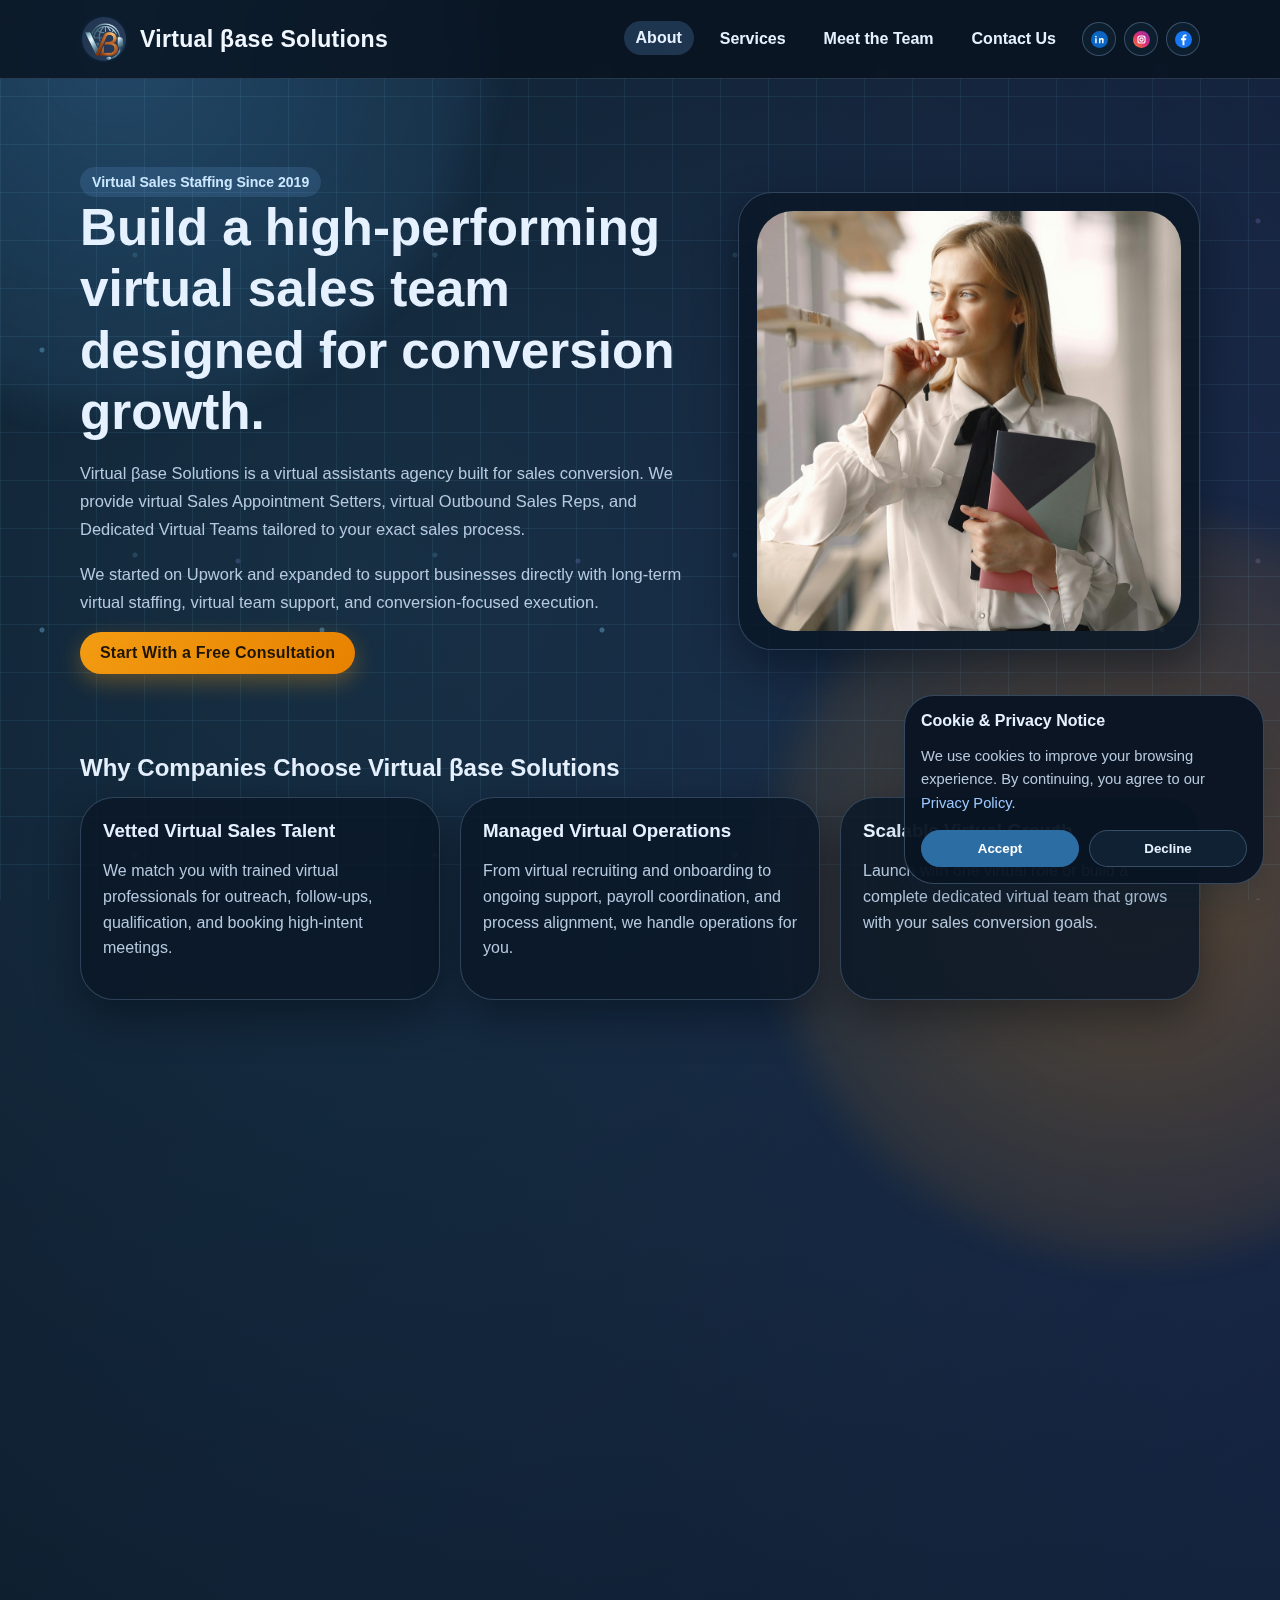
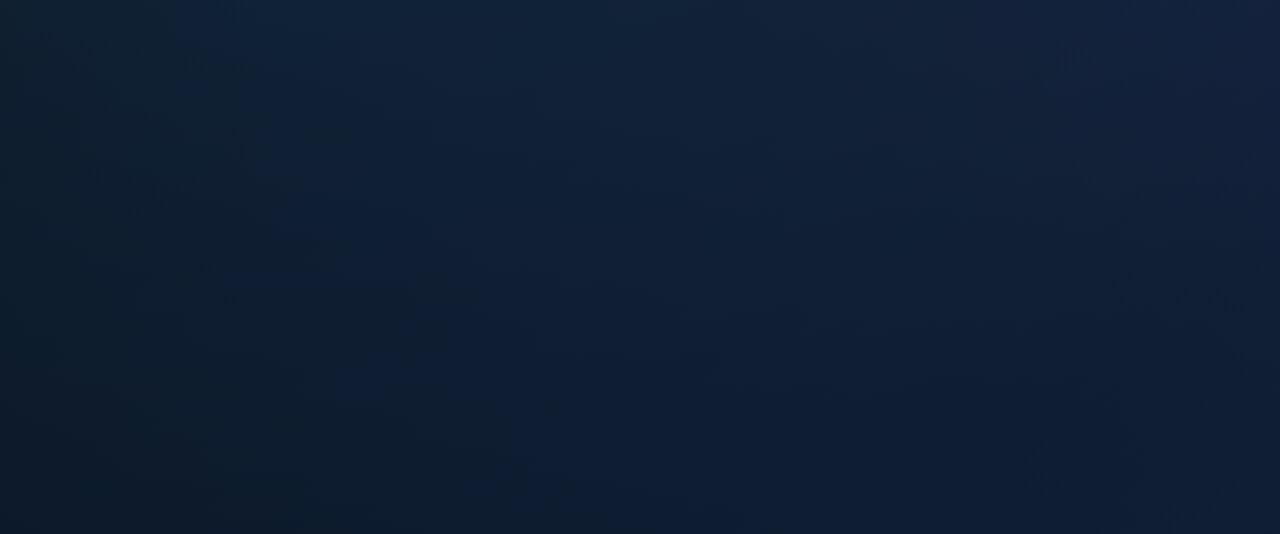
<file: index.html>
<!doctype html>
<html lang="en">
<head>
  <meta charset="UTF-8" />
  <meta name="viewport" content="width=device-width, initial-scale=1.0" />
  <title>Virtual Sales Assistants Agency | Virtual βase Solutions</title>
  <meta name="description" content="Virtual βase Solutions helps businesses grow with conversion-focused virtual appointment setters, virtual outbound sales reps, and dedicated virtual sales teams." />
  <meta name="robots" content="index, follow" />
  <link rel="canonical" href="https://virtualbasesolutions.com/" />
  <meta property="og:type" content="website" />
  <meta property="og:site_name" content="Virtual βase Solutions" />
  <meta property="og:title" content="Virtual Sales Assistants Agency | Virtual βase Solutions" />
  <meta property="og:description" content="Conversion-focused virtual appointment setters, virtual outbound sales reps, and dedicated virtual sales teams." />
  <meta property="og:url" content="https://virtualbasesolutions.com/" />
  <meta property="og:image" content="https://virtualbasesolutions.com/assets/logo1-optimized.jpg" />
  <meta name="twitter:card" content="summary_large_image" />
  <meta name="twitter:title" content="Virtual Sales Assistants Agency | Virtual βase Solutions" />
  <meta name="twitter:description" content="Conversion-focused virtual appointment setters, virtual outbound sales reps, and dedicated virtual sales teams." />
  <meta name="twitter:image" content="https://virtualbasesolutions.com/assets/logo1-optimized.jpg" />
  <script type="application/ld+json">
  {
    "@context": "https://schema.org",
    "@type": "Organization",
    "name": "Virtual βase Solutions",
    "url": "https://virtualbasesolutions.com/",
    "email": "info@virtualbasesolutions.com",
    "logo": "https://virtualbasesolutions.com/assets/logo-nav.png"
  }
  </script>
  <link rel="stylesheet" href="/styles.css" />
  <!-- Google tag (gtag.js) -->
  <script async src="https://www.googletagmanager.com/gtag/js?id=G-PZFPW8ZYZS"></script>
  <script>
    window.dataLayer = window.dataLayer || [];
    function gtag(){dataLayer.push(arguments);}
    gtag("js", new Date());

    gtag("consent", "default", {
      ad_storage: "denied",
      analytics_storage: "denied",
      ad_user_data: "denied",
      ad_personalization: "denied",
      region: ["AT", "BE", "BG", "HR", "CY", "CZ", "DE", "DK", "EE", "ES", "FI", "FR", "GR", "HU", "IE", "IS", "IT", "LI", "LT", "LU", "LV", "MT", "NL", "NO", "PL", "PT", "RO", "SE", "SI", "SK"]
    });

    gtag("consent", "default", {
      ad_storage: "granted",
      analytics_storage: "granted",
      ad_user_data: "granted",
      ad_personalization: "granted"
    });

    gtag("config", "G-PZFPW8ZYZS");
  </script>
</head>
<body>
  <div id="page-loader" class="page-loader" aria-hidden="true">
    <div class="page-loader__orb"></div>
    <div class="page-loader__text">Loading Virtual βase Solutions...</div>
  </div>
  <header class="site-header">
    <div class="container header-inner">
      <a class="brand" href="/">
        <img class="brand-logo" src="/assets/logo-nav.png" alt="Virtual βase Solutions logo" width="160" height="160" />
        <span class="brand-name">Virtual βase Solutions</span>
      </a>
      <nav class="nav">
        <a class="active" href="/">About</a>
        <a href="/services/">Services</a>
        <a href="/team/">Meet the Team</a>
        <a href="/contact/">Contact Us</a>
      <div class="social-nav">
          <a class="social-icon social-icon-linkedin" href="https://www.linkedin.com/company/virtualbasesolutions" target="_blank" rel="noopener" aria-label="LinkedIn"><span class="sr-only">LinkedIn</span></a>
          <a class="social-icon social-icon-instagram" href="https://www.instagram.com/virtualbasesolutions" target="_blank" rel="noopener" aria-label="Instagram"><span class="sr-only">Instagram</span></a>
          <a class="social-icon social-icon-facebook" href="https://www.facebook.com/virtualbasesolutions" target="_blank" rel="noopener" aria-label="Facebook"><span class="sr-only">Facebook</span></a>
        </div>
      </nav>
    </div>
  </header>

  <main>
    <section class="hero">
      <div class="container hero-grid">
        <div>
          <span class="badge">Virtual Sales Staffing Since 2019</span>
          <h1>Build a high-performing virtual sales team designed for conversion growth.</h1>
          <p class="lead">Virtual βase Solutions is a virtual assistants agency built for sales conversion. We provide virtual Sales Appointment Setters, virtual Outbound Sales Reps, and Dedicated Virtual Teams tailored to your exact sales process.</p>
          <p class="lead">We started on Upwork and expanded to support businesses directly with long-term virtual staffing, virtual team support, and conversion-focused execution.</p>
          <a class="cta-btn" href="/contact/">Start With a Free Consultation</a>
        </div>
        <div class="hero-card">
          <img src="/assets/logo1-optimized.jpg" alt="Virtual βase Solutions virtual sales hero visual" width="1600" height="1066" />
        </div>
      </div>
    </section>

    <section class="section">
      <div class="container">
        <h2>Why Companies Choose Virtual βase Solutions</h2>
        <div class="grid-3">
          <article class="card">
            <h3>Vetted Virtual Sales Talent</h3>
            <p>We match you with trained virtual professionals for outreach, follow-ups, qualification, and booking high-intent meetings.</p>
          </article>
          <article class="card">
            <h3>Managed Virtual Operations</h3>
            <p>From virtual recruiting and onboarding to ongoing support, payroll coordination, and process alignment, we handle operations for you.</p>
          </article>
          <article class="card">
            <h3>Scalable Virtual Growth</h3>
            <p>Launch with one virtual role or build a complete dedicated virtual team that grows with your sales conversion goals.</p>
          </article>
        </div>
      </div>
    </section>

    <section class="section">
      <div class="container">
        <h2>Why Clients Work With Us</h2>
        <div class="proof-grid">
          <article class="card">
            <h3>Clear Virtual Recruitment Workflow</h3>
            <p>We follow a structured virtual process for role matching, screening, and onboarding so clients know what to expect at every stage.</p>
          </article>
          <article class="card">
            <h3>Virtual Process-Aligned Team Setup</h3>
            <p>Each virtual engagement is aligned to your target market, sales process, and handoff requirements before launch.</p>
          </article>
          <article class="card">
            <h3>Virtual Operational Support Included</h3>
            <p>Beyond staffing, we support virtual setup and day-to-day management so your team can stay focused on performance and conversion.</p>
          </article>
          <article class="card">
            <h3>Transparent Virtual Communication</h3>
            <p>You get clear virtual checkpoints and direct communication so progress, responsibilities, and priorities stay visible.</p>
          </article>
        </div>
      </div>
    </section>

    <section class="section">
      <div class="container panel coming-soon-panel">
        <h2>Client Feedback (Coming Soon)</h2>
        <p class="lead">We are currently collecting verified client testimonials and measurable case studies for publication.</p>
        <div class="testimonial-marquee" aria-label="Client feedback preview">
          <div class="testimonial-track">
            <div class="testimonial-set">
              <article class="feedback-card">
                <strong>Testimonial Slot 1</strong>
                <p class="small">Reserved for a verified client quote.</p>
              </article>
              <article class="feedback-card">
                <strong>Testimonial Slot 2</strong>
                <p class="small">Reserved for a verified client quote.</p>
              </article>
              <article class="feedback-card">
                <strong>Case Study Slot</strong>
                <p class="small">Reserved for measurable outcomes and engagement details.</p>
              </article>
            </div>
            <div class="testimonial-set" aria-hidden="true">
              <article class="feedback-card">
                <strong>Testimonial Slot 1</strong>
                <p class="small">Reserved for a verified client quote.</p>
              </article>
              <article class="feedback-card">
                <strong>Testimonial Slot 2</strong>
                <p class="small">Reserved for a verified client quote.</p>
              </article>
              <article class="feedback-card">
                <strong>Case Study Slot</strong>
                <p class="small">Reserved for measurable outcomes and engagement details.</p>
              </article>
            </div>
          </div>
        </div>
      </div>
    </section>
  </main>

  <footer class="site-footer">
    <div class="container footer-grid">
      <div>
        <p class="small"><strong>Virtual βase Solutions</strong></p>
        <p class="small">Use of this website constitutes acceptance of our <a href="/terms/">Terms of Use</a> and <a href="/privacy/">Privacy Policy</a>. Service timelines and outcomes depend on scope, onboarding quality, and client-side collaboration.</p>
        <p class="small">Website Built by JCIT Services. <a class="footer-cta-btn" href="https://jcit.digital" target="_blank" rel="noopener">Get your website here</a>.</p>
      </div>
      <div>
        <p class="small"><strong>Contact</strong><br />info@virtualbasesolutions.com</p>
        <p class="small social-footer">
          <a class="social-icon social-icon-linkedin" href="https://www.linkedin.com/company/virtualbasesolutions" target="_blank" rel="noopener" aria-label="LinkedIn"><span class="sr-only">LinkedIn</span></a>
          <a class="social-icon social-icon-instagram" href="https://www.instagram.com/virtualbasesolutions" target="_blank" rel="noopener" aria-label="Instagram"><span class="sr-only">Instagram</span></a>
          <a class="social-icon social-icon-facebook" href="https://www.facebook.com/virtualbasesolutions" target="_blank" rel="noopener" aria-label="Facebook"><span class="sr-only">Facebook</span></a>
        </p>
      </div>
    </div>
  </footer>

  <div id="cookie-banner" class="cookie-banner" role="dialog" aria-live="polite">
    <strong>Cookie & Privacy Notice</strong>
    <p class="small">We use cookies to improve your browsing experience. By continuing, you agree to our <a href="/privacy/">Privacy Policy</a>.</p>
    <div class="cookie-actions">
      <button id="cookie-accept" class="cookie-btn primary" type="button">Accept</button>
      <button id="cookie-decline" class="cookie-btn" type="button">Decline</button>
    </div>
  </div>

  <script src="/script.js"></script>
</body>
</html>
</file>
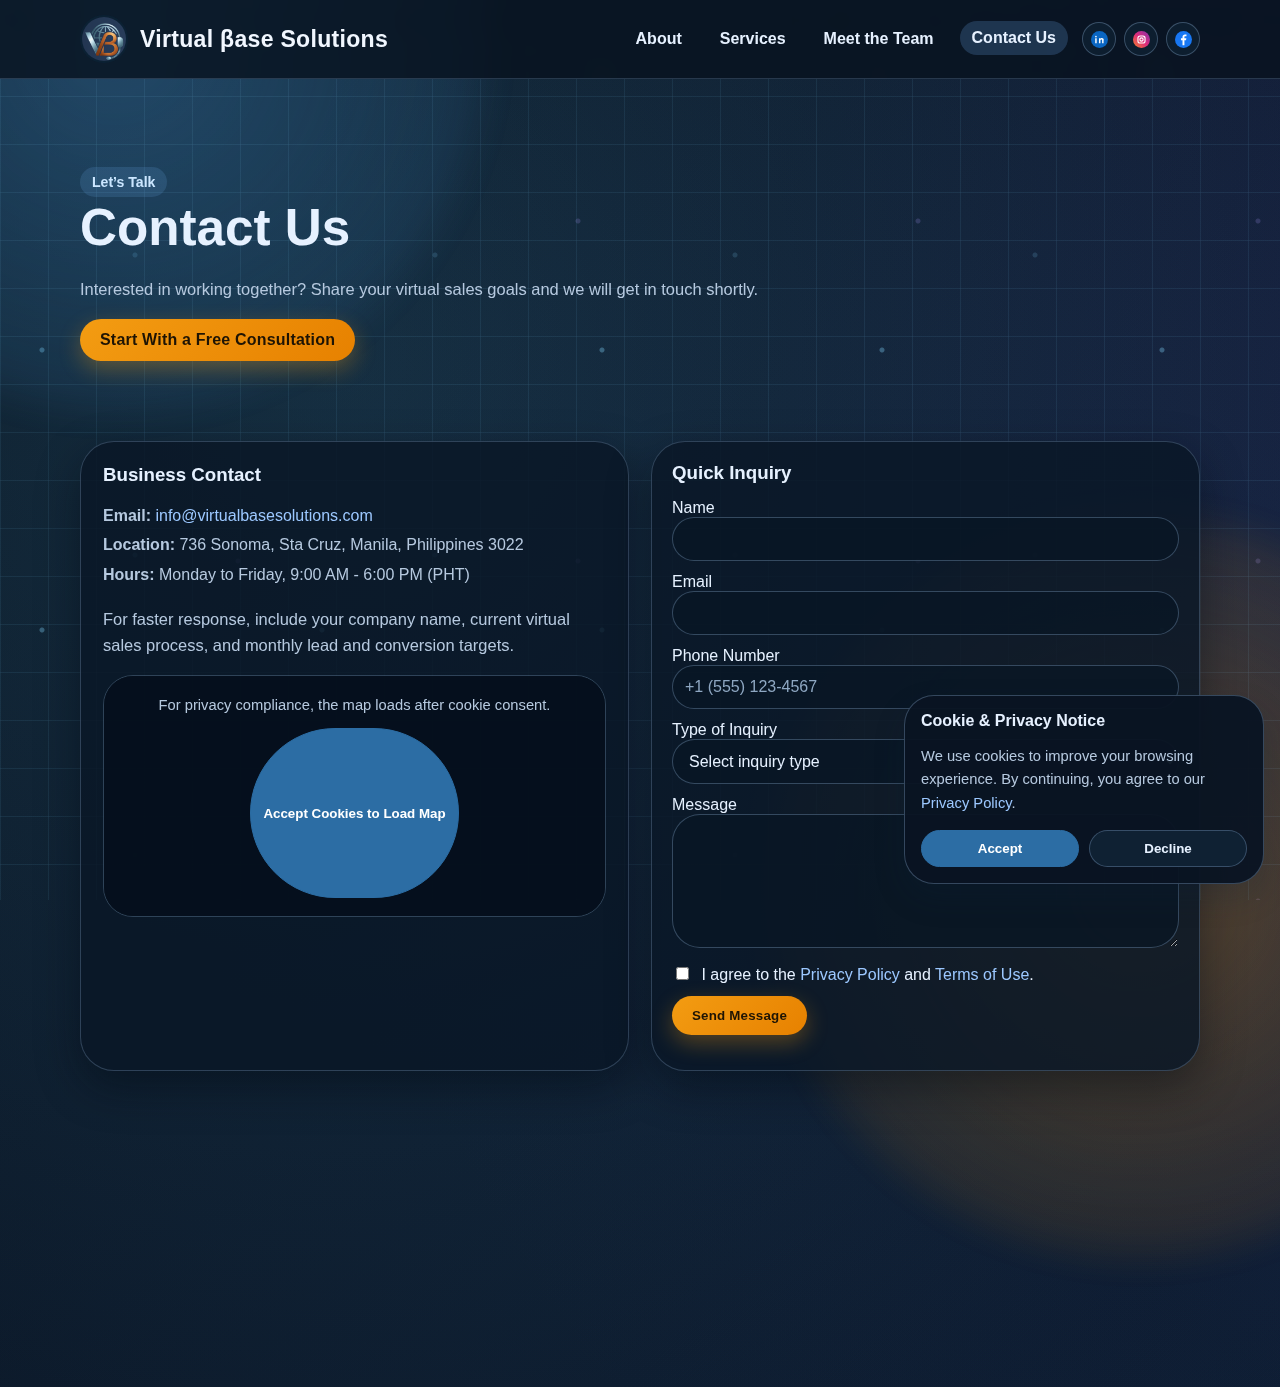
<file: contact/index.html>
<!doctype html>
<html lang="en">
<head>
  <meta charset="UTF-8" />
  <meta name="viewport" content="width=device-width, initial-scale=1.0" />
  <title>Contact Virtual Sales Team | Virtual βase Solutions</title>
  <meta name="description" content="Contact Virtual βase Solutions for conversion-focused virtual sales staffing, virtual consultation, and dedicated virtual team support." />
  <meta name="robots" content="index, follow" />
  <link rel="canonical" href="https://virtualbasesolutions.com/contact/" />
  <meta property="og:type" content="website" />
  <meta property="og:site_name" content="Virtual βase Solutions" />
  <meta property="og:title" content="Contact Virtual Sales Team | Virtual βase Solutions" />
  <meta property="og:description" content="Book a virtual consultation and get a recommended virtual sales setup for your conversion goals." />
  <meta property="og:url" content="https://virtualbasesolutions.com/contact/" />
  <meta property="og:image" content="https://virtualbasesolutions.com/assets/logo1-optimized.jpg" />
  <meta name="twitter:card" content="summary_large_image" />
  <meta name="twitter:title" content="Contact Virtual Sales Team | Virtual βase Solutions" />
  <meta name="twitter:description" content="Book a virtual consultation and get a recommended virtual sales setup for your conversion goals." />
  <meta name="twitter:image" content="https://virtualbasesolutions.com/assets/logo1-optimized.jpg" />
  <script type="application/ld+json">
  {
    "@context": "https://schema.org",
    "@type": "LocalBusiness",
    "name": "Virtual βase Solutions",
    "url": "https://virtualbasesolutions.com/contact/",
    "email": "info@virtualbasesolutions.com",
    "address": {
      "@type": "PostalAddress",
      "streetAddress": "736 Sonoma, Sta Cruz",
      "addressLocality": "Manila",
      "addressCountry": "PH",
      "postalCode": "3022"
    }
  }
  </script>
  <link rel="stylesheet" href="/styles.css" />
  <!-- Google tag (gtag.js) -->
  <script async src="https://www.googletagmanager.com/gtag/js?id=G-PZFPW8ZYZS"></script>
  <script>
    window.dataLayer = window.dataLayer || [];
    function gtag(){dataLayer.push(arguments);}
    gtag("js", new Date());

    gtag("consent", "default", {
      ad_storage: "denied",
      analytics_storage: "denied",
      ad_user_data: "denied",
      ad_personalization: "denied",
      region: ["AT", "BE", "BG", "HR", "CY", "CZ", "DE", "DK", "EE", "ES", "FI", "FR", "GR", "HU", "IE", "IS", "IT", "LI", "LT", "LU", "LV", "MT", "NL", "NO", "PL", "PT", "RO", "SE", "SI", "SK"]
    });

    gtag("consent", "default", {
      ad_storage: "granted",
      analytics_storage: "granted",
      ad_user_data: "granted",
      ad_personalization: "granted"
    });

    gtag("config", "G-PZFPW8ZYZS");
  </script>
</head>
<body>
  <div id="page-loader" class="page-loader" aria-hidden="true">
    <div class="page-loader__orb"></div>
    <div class="page-loader__text">Loading Virtual βase Solutions...</div>
  </div>
  <header class="site-header">
    <div class="container header-inner">
      <a class="brand" href="/">
        <img class="brand-logo" src="/assets/logo-nav.png" alt="Virtual βase Solutions logo" width="160" height="160" />
        <span class="brand-name">Virtual βase Solutions</span>
      </a>
      <nav class="nav">
        <a href="/">About</a>
        <a href="/services/">Services</a>
        <a href="/team/">Meet the Team</a>
        <a class="active" href="/contact/">Contact Us</a>
      <div class="social-nav">
          <a class="social-icon social-icon-linkedin" href="https://www.linkedin.com/company/virtualbasesolutions" target="_blank" rel="noopener" aria-label="LinkedIn"><span class="sr-only">LinkedIn</span></a>
          <a class="social-icon social-icon-instagram" href="https://www.instagram.com/virtualbasesolutions" target="_blank" rel="noopener" aria-label="Instagram"><span class="sr-only">Instagram</span></a>
          <a class="social-icon social-icon-facebook" href="https://www.facebook.com/virtualbasesolutions" target="_blank" rel="noopener" aria-label="Facebook"><span class="sr-only">Facebook</span></a>
        </div>
      </nav>
    </div>
  </header>

  <main>
    <section class="hero">
      <div class="container">
        <span class="badge">Let’s Talk</span>
        <h1>Contact Us</h1>
        <p class="lead">Interested in working together? Share your virtual sales goals and we will get in touch shortly.</p>
        <a class="cta-btn" href="#contact-form">Start With a Free Consultation</a>
      </div>
    </section>

    <section class="section">
      <div class="container contact-grid">
        <article class="card">
          <h3>Business Contact</h3>
          <div class="contact-list">
            <div><strong>Email:</strong> <a href="mailto:info@virtualbasesolutions.com">info@virtualbasesolutions.com</a></div>
            <div><strong>Location:</strong> 736 Sonoma, Sta Cruz, Manila, Philippines 3022</div>
            <div><strong>Hours:</strong> Monday to Friday, 9:00 AM - 6:00 PM (PHT)</div>
          </div>
          <p class="lead">For faster response, include your company name, current virtual sales process, and monthly lead and conversion targets.</p>
          <div class="map-wrap consent-gated">
            <iframe
              data-consent-src="https://www.google.com/maps?q=736%20Sonoma%2C%20Sta%20Cruz%2C%20Manila%2C%20Philippines%203022&output=embed"
              title="Virtual βase Solutions location map"
              loading="lazy"
              referrerpolicy="no-referrer-when-downgrade"
            ></iframe>
            <div class="consent-lock">
              <p class="small">For privacy compliance, the map loads after cookie consent.</p>
              <button class="cookie-btn primary consent-accept-btn" type="button">Accept Cookies to Load Map</button>
            </div>
          </div>
        </article>

        <article class="card contact-form">
          <h3>Quick Inquiry</h3>
          <form id="contact-form" action="https://formspree.io/f/mreaqyyj" method="POST">
            <label class="field">Name
              <input type="text" name="name" required />
            </label>
            <label class="field">Email
              <input type="email" name="email" required />
            </label>
            <label class="field">Phone Number
              <input type="tel" name="phone" placeholder="+1 (555) 123-4567" />
            </label>
            <label class="field">Type of Inquiry
              <select name="inquiry_type" required>
                <option value="">Select inquiry type</option>
                <option value="sales-appointment-setters">Sales Appointment Setters</option>
                <option value="outbound-sales-reps">Outbound Sales Reps</option>
                <option value="dedicated-virtual-team">Dedicated Virtual Team</option>
                <option value="virtual-sales-consultation">Virtual Sales Consultation</option>
                <option value="general-question">General Virtual Inquiry</option>
              </select>
            </label>
            <label class="field" style="display:none;">
              Company
              <input type="text" name="_gotcha" tabindex="-1" autocomplete="off" />
            </label>
            <label class="field">Message
              <textarea name="message" rows="6" required></textarea>
            </label>
            <label class="field">
              <input type="checkbox" name="privacy_consent" required />
              I agree to the <a href="/privacy/">Privacy Policy</a> and <a href="/terms/">Terms of Use</a>.
            </label>
            <input type="hidden" name="_subject" value="New Virtual βase Solutions inquiry" />
            <button class="cta-btn" type="submit">Send Message</button>
            <p id="form-status" class="small" aria-live="polite" style="margin-top: 12px;"></p>
          </form>
        </article>
      </div>
    </section>
  </main>

  <footer class="site-footer">
    <div class="container footer-grid">
      <div>
        <p class="small"><strong>Virtual βase Solutions</strong></p>
        <p class="small">Use of this website constitutes acceptance of our <a href="/terms/">Terms of Use</a> and <a href="/privacy/">Privacy Policy</a>. Service timelines and outcomes depend on scope, onboarding quality, and client-side collaboration.</p>
        <p class="small">Website Built by JCIT Services. <a class="footer-cta-btn" href="https://jcit.digital" target="_blank" rel="noopener">Get your website here</a>.</p>
      </div>
      <div>
        <p class="small"><strong>Contact</strong><br />info@virtualbasesolutions.com</p>
        <p class="small social-footer">
          <a class="social-icon social-icon-linkedin" href="https://www.linkedin.com/company/virtualbasesolutions" target="_blank" rel="noopener" aria-label="LinkedIn"><span class="sr-only">LinkedIn</span></a>
          <a class="social-icon social-icon-instagram" href="https://www.instagram.com/virtualbasesolutions" target="_blank" rel="noopener" aria-label="Instagram"><span class="sr-only">Instagram</span></a>
          <a class="social-icon social-icon-facebook" href="https://www.facebook.com/virtualbasesolutions" target="_blank" rel="noopener" aria-label="Facebook"><span class="sr-only">Facebook</span></a>
        </p>
      </div>
    </div>
  </footer>

  <div id="cookie-banner" class="cookie-banner" role="dialog" aria-live="polite">
    <strong>Cookie & Privacy Notice</strong>
    <p class="small">We use cookies to improve your browsing experience. By continuing, you agree to our <a href="/privacy/">Privacy Policy</a>.</p>
    <div class="cookie-actions">
      <button id="cookie-accept" class="cookie-btn primary" type="button">Accept</button>
      <button id="cookie-decline" class="cookie-btn" type="button">Decline</button>
    </div>
  </div>

  <script src="/script.js"></script>
</body>
</html>
</file>
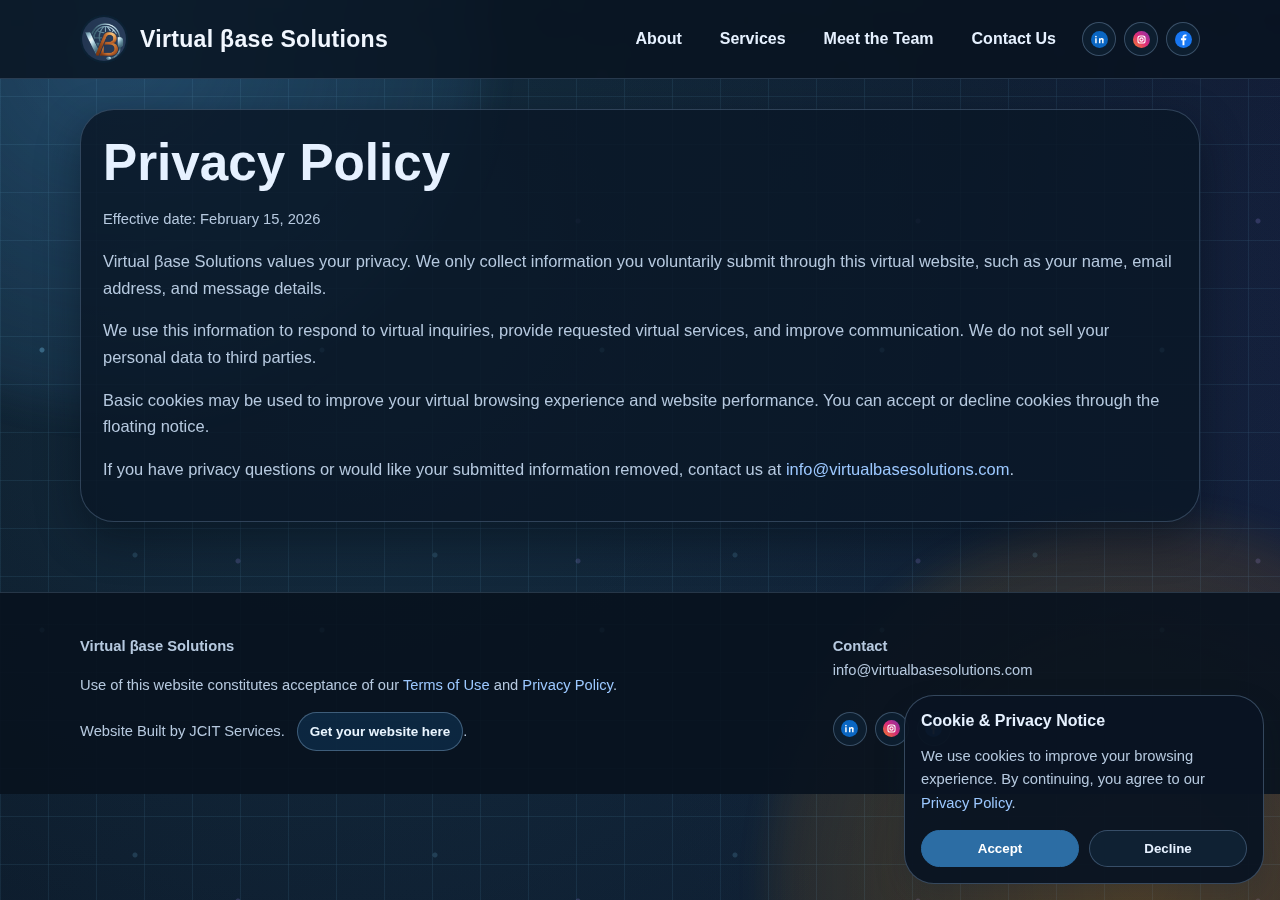
<file: privacy/index.html>
<!doctype html>
<html lang="en">
<head>
  <meta charset="UTF-8" />
  <meta name="viewport" content="width=device-width, initial-scale=1.0" />
  <title>Privacy Policy | Virtual βase Solutions</title>
  <meta name="description" content="Read the privacy policy for Virtual βase Solutions and how we handle virtual inquiry and client data." />
  <meta name="robots" content="index, follow" />
  <link rel="canonical" href="https://virtualbasesolutions.com/privacy/" />
  <meta property="og:type" content="website" />
  <meta property="og:site_name" content="Virtual βase Solutions" />
  <meta property="og:title" content="Privacy Policy | Virtual βase Solutions" />
  <meta property="og:description" content="Read how Virtual βase Solutions handles data submitted through our virtual website and contact forms." />
  <meta property="og:url" content="https://virtualbasesolutions.com/privacy/" />
  <meta property="og:image" content="https://virtualbasesolutions.com/assets/logo1-optimized.jpg" />
  <meta name="twitter:card" content="summary_large_image" />
  <meta name="twitter:title" content="Privacy Policy | Virtual βase Solutions" />
  <meta name="twitter:description" content="Read how Virtual βase Solutions handles data submitted through our virtual website and contact forms." />
  <meta name="twitter:image" content="https://virtualbasesolutions.com/assets/logo1-optimized.jpg" />
  <script type="application/ld+json">
  {
    "@context": "https://schema.org",
    "@type": "WebPage",
    "name": "Privacy Policy",
    "url": "https://virtualbasesolutions.com/privacy/"
  }
  </script>
  <link rel="stylesheet" href="/styles.css" />
  <!-- Google tag (gtag.js) -->
  <script async src="https://www.googletagmanager.com/gtag/js?id=G-PZFPW8ZYZS"></script>
  <script>
    window.dataLayer = window.dataLayer || [];
    function gtag(){dataLayer.push(arguments);}
    gtag("js", new Date());

    gtag("consent", "default", {
      ad_storage: "denied",
      analytics_storage: "denied",
      ad_user_data: "denied",
      ad_personalization: "denied",
      region: ["AT", "BE", "BG", "HR", "CY", "CZ", "DE", "DK", "EE", "ES", "FI", "FR", "GR", "HU", "IE", "IS", "IT", "LI", "LT", "LU", "LV", "MT", "NL", "NO", "PL", "PT", "RO", "SE", "SI", "SK"]
    });

    gtag("consent", "default", {
      ad_storage: "granted",
      analytics_storage: "granted",
      ad_user_data: "granted",
      ad_personalization: "granted"
    });

    gtag("config", "G-PZFPW8ZYZS");
  </script>
</head>
<body>
  <div id="page-loader" class="page-loader" aria-hidden="true">
    <div class="page-loader__orb"></div>
    <div class="page-loader__text">Loading Virtual βase Solutions...</div>
  </div>
  <header class="site-header">
    <div class="container header-inner">
      <a class="brand" href="/">
        <img class="brand-logo" src="/assets/logo-nav.png" alt="Virtual βase Solutions logo" width="160" height="160" />
        <span class="brand-name">Virtual βase Solutions</span>
      </a>
      <nav class="nav">
        <a href="/">About</a>
        <a href="/services/">Services</a>
        <a href="/team/">Meet the Team</a>
        <a href="/contact/">Contact Us</a>
      <div class="social-nav">
          <a class="social-icon social-icon-linkedin" href="https://www.linkedin.com/company/virtualbasesolutions" target="_blank" rel="noopener" aria-label="LinkedIn"><span class="sr-only">LinkedIn</span></a>
          <a class="social-icon social-icon-instagram" href="https://www.instagram.com/virtualbasesolutions" target="_blank" rel="noopener" aria-label="Instagram"><span class="sr-only">Instagram</span></a>
          <a class="social-icon social-icon-facebook" href="https://www.facebook.com/virtualbasesolutions" target="_blank" rel="noopener" aria-label="Facebook"><span class="sr-only">Facebook</span></a>
        </div>
      </nav>
    </div>
  </header>

  <main class="section">
    <div class="container card">
      <h1>Privacy Policy</h1>
      <p class="small">Effective date: February 15, 2026</p>
      <p class="lead">Virtual βase Solutions values your privacy. We only collect information you voluntarily submit through this virtual website, such as your name, email address, and message details.</p>
      <p class="lead">We use this information to respond to virtual inquiries, provide requested virtual services, and improve communication. We do not sell your personal data to third parties.</p>
      <p class="lead">Basic cookies may be used to improve your virtual browsing experience and website performance. You can accept or decline cookies through the floating notice.</p>
      <p class="lead">If you have privacy questions or would like your submitted information removed, contact us at <a href="mailto:info@virtualbasesolutions.com">info@virtualbasesolutions.com</a>.</p>
    </div>
  </main>

  <footer class="site-footer">
    <div class="container footer-grid">
      <div>
        <p class="small"><strong>Virtual βase Solutions</strong></p>
        <p class="small">Use of this website constitutes acceptance of our <a href="/terms/">Terms of Use</a> and <a href="/privacy/">Privacy Policy</a>.</p>
        <p class="small">Website Built by JCIT Services. <a class="footer-cta-btn" href="https://jcit.digital" target="_blank" rel="noopener">Get your website here</a>.</p>
      </div>
      <div>
        <p class="small"><strong>Contact</strong><br />info@virtualbasesolutions.com</p>
        <p class="small social-footer">
          <a class="social-icon social-icon-linkedin" href="https://www.linkedin.com/company/virtualbasesolutions" target="_blank" rel="noopener" aria-label="LinkedIn"><span class="sr-only">LinkedIn</span></a>
          <a class="social-icon social-icon-instagram" href="https://www.instagram.com/virtualbasesolutions" target="_blank" rel="noopener" aria-label="Instagram"><span class="sr-only">Instagram</span></a>
          <a class="social-icon social-icon-facebook" href="https://www.facebook.com/virtualbasesolutions" target="_blank" rel="noopener" aria-label="Facebook"><span class="sr-only">Facebook</span></a>
        </p>
      </div>
    </div>
  </footer>

  <div id="cookie-banner" class="cookie-banner" role="dialog" aria-live="polite">
    <strong>Cookie & Privacy Notice</strong>
    <p class="small">We use cookies to improve your browsing experience. By continuing, you agree to our <a href="/privacy/">Privacy Policy</a>.</p>
    <div class="cookie-actions">
      <button id="cookie-accept" class="cookie-btn primary" type="button">Accept</button>
      <button id="cookie-decline" class="cookie-btn" type="button">Decline</button>
    </div>
  </div>

  <script src="/script.js"></script>
</body>
</html>
</file>
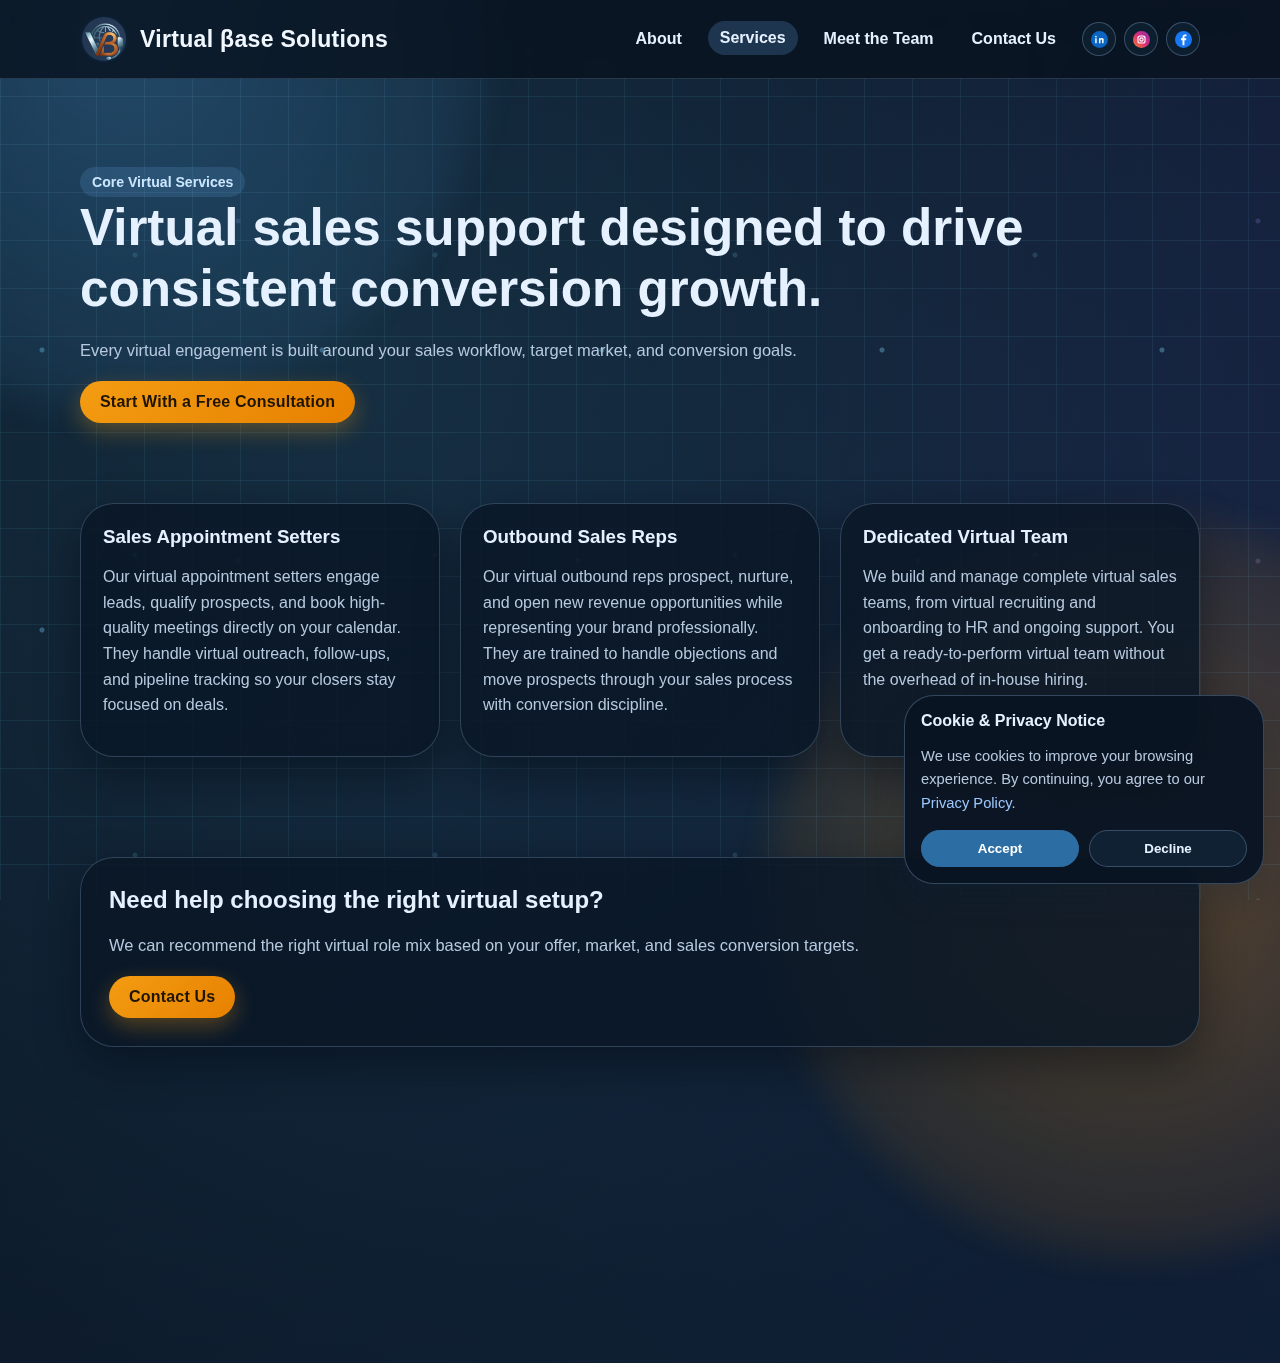
<file: services/index.html>
<!doctype html>
<html lang="en">
<head>
  <meta charset="UTF-8" />
  <meta name="viewport" content="width=device-width, initial-scale=1.0" />
  <title>Virtual Sales Services | Virtual βase Solutions</title>
  <meta name="description" content="Explore conversion-focused virtual services from Virtual βase Solutions: virtual appointment setters, virtual outbound sales reps, and dedicated virtual sales teams." />
  <meta name="robots" content="index, follow" />
  <link rel="canonical" href="https://virtualbasesolutions.com/services/" />
  <meta property="og:type" content="website" />
  <meta property="og:site_name" content="Virtual βase Solutions" />
  <meta property="og:title" content="Virtual Sales Services | Virtual βase Solutions" />
  <meta property="og:description" content="Virtual appointment setters, virtual outbound reps, and dedicated virtual sales teams built for conversion growth." />
  <meta property="og:url" content="https://virtualbasesolutions.com/services/" />
  <meta property="og:image" content="https://virtualbasesolutions.com/assets/logo1-optimized.jpg" />
  <meta name="twitter:card" content="summary_large_image" />
  <meta name="twitter:title" content="Virtual Sales Services | Virtual βase Solutions" />
  <meta name="twitter:description" content="Virtual appointment setters, virtual outbound reps, and dedicated virtual sales teams built for conversion growth." />
  <meta name="twitter:image" content="https://virtualbasesolutions.com/assets/logo1-optimized.jpg" />
  <script type="application/ld+json">
  {
    "@context": "https://schema.org",
    "@type": "WebPage",
    "name": "Virtual Sales Services",
    "url": "https://virtualbasesolutions.com/services/",
    "isPartOf": {
      "@type": "WebSite",
      "name": "Virtual βase Solutions",
      "url": "https://virtualbasesolutions.com/"
    }
  }
  </script>
  <link rel="stylesheet" href="/styles.css" />
  <!-- Google tag (gtag.js) -->
  <script async src="https://www.googletagmanager.com/gtag/js?id=G-PZFPW8ZYZS"></script>
  <script>
    window.dataLayer = window.dataLayer || [];
    function gtag(){dataLayer.push(arguments);}
    gtag("js", new Date());

    gtag("consent", "default", {
      ad_storage: "denied",
      analytics_storage: "denied",
      ad_user_data: "denied",
      ad_personalization: "denied",
      region: ["AT", "BE", "BG", "HR", "CY", "CZ", "DE", "DK", "EE", "ES", "FI", "FR", "GR", "HU", "IE", "IS", "IT", "LI", "LT", "LU", "LV", "MT", "NL", "NO", "PL", "PT", "RO", "SE", "SI", "SK"]
    });

    gtag("consent", "default", {
      ad_storage: "granted",
      analytics_storage: "granted",
      ad_user_data: "granted",
      ad_personalization: "granted"
    });

    gtag("config", "G-PZFPW8ZYZS");
  </script>
</head>
<body>
  <div id="page-loader" class="page-loader" aria-hidden="true">
    <div class="page-loader__orb"></div>
    <div class="page-loader__text">Loading Virtual βase Solutions...</div>
  </div>
  <header class="site-header">
    <div class="container header-inner">
      <a class="brand" href="/">
        <img class="brand-logo" src="/assets/logo-nav.png" alt="Virtual βase Solutions logo" width="160" height="160" />
        <span class="brand-name">Virtual βase Solutions</span>
      </a>
      <nav class="nav">
        <a href="/">About</a>
        <a class="active" href="/services/">Services</a>
        <a href="/team/">Meet the Team</a>
        <a href="/contact/">Contact Us</a>
      <div class="social-nav">
          <a class="social-icon social-icon-linkedin" href="https://www.linkedin.com/company/virtualbasesolutions" target="_blank" rel="noopener" aria-label="LinkedIn"><span class="sr-only">LinkedIn</span></a>
          <a class="social-icon social-icon-instagram" href="https://www.instagram.com/virtualbasesolutions" target="_blank" rel="noopener" aria-label="Instagram"><span class="sr-only">Instagram</span></a>
          <a class="social-icon social-icon-facebook" href="https://www.facebook.com/virtualbasesolutions" target="_blank" rel="noopener" aria-label="Facebook"><span class="sr-only">Facebook</span></a>
        </div>
      </nav>
    </div>
  </header>

  <main>
    <section class="hero">
      <div class="container">
        <span class="badge">Core Virtual Services</span>
        <h1>Virtual sales support designed to drive consistent conversion growth.</h1>
        <p class="lead">Every virtual engagement is built around your sales workflow, target market, and conversion goals.</p>
        <a class="cta-btn" href="/contact/">Start With a Free Consultation</a>
      </div>
    </section>

    <section class="section">
      <div class="container grid-3">
        <article class="card">
          <h3>Sales Appointment Setters</h3>
          <p>Our virtual appointment setters engage leads, qualify prospects, and book high-quality meetings directly on your calendar. They handle virtual outreach, follow-ups, and pipeline tracking so your closers stay focused on deals.</p>
        </article>

        <article class="card">
          <h3>Outbound Sales Reps</h3>
          <p>Our virtual outbound reps prospect, nurture, and open new revenue opportunities while representing your brand professionally. They are trained to handle objections and move prospects through your sales process with conversion discipline.</p>
        </article>

        <article class="card">
          <h3>Dedicated Virtual Team</h3>
          <p>We build and manage complete virtual sales teams, from virtual recruiting and onboarding to HR and ongoing support. You get a ready-to-perform virtual team without the overhead of in-house hiring.</p>
        </article>
      </div>
    </section>

    <section class="section">
      <div class="container panel" style="padding: 28px;">
        <h2>Need help choosing the right virtual setup?</h2>
        <p class="lead">We can recommend the right virtual role mix based on your offer, market, and sales conversion targets.</p>
        <a class="cta-btn" href="/contact/">Contact Us</a>
      </div>
    </section>
  </main>

  <footer class="site-footer">
    <div class="container footer-grid">
      <div>
        <p class="small"><strong>Virtual βase Solutions</strong></p>
        <p class="small">Use of this website constitutes acceptance of our <a href="/terms/">Terms of Use</a> and <a href="/privacy/">Privacy Policy</a>. Service timelines and outcomes depend on scope, onboarding quality, and client-side collaboration.</p>
        <p class="small">Website Built by JCIT Services. <a class="footer-cta-btn" href="https://jcit.digital" target="_blank" rel="noopener">Get your website here</a>.</p>
      </div>
      <div>
        <p class="small"><strong>Contact</strong><br />info@virtualbasesolutions.com</p>
        <p class="small social-footer">
          <a class="social-icon social-icon-linkedin" href="https://www.linkedin.com/company/virtualbasesolutions" target="_blank" rel="noopener" aria-label="LinkedIn"><span class="sr-only">LinkedIn</span></a>
          <a class="social-icon social-icon-instagram" href="https://www.instagram.com/virtualbasesolutions" target="_blank" rel="noopener" aria-label="Instagram"><span class="sr-only">Instagram</span></a>
          <a class="social-icon social-icon-facebook" href="https://www.facebook.com/virtualbasesolutions" target="_blank" rel="noopener" aria-label="Facebook"><span class="sr-only">Facebook</span></a>
        </p>
      </div>
    </div>
  </footer>

  <div id="cookie-banner" class="cookie-banner" role="dialog" aria-live="polite">
    <strong>Cookie & Privacy Notice</strong>
    <p class="small">We use cookies to improve your browsing experience. By continuing, you agree to our <a href="/privacy/">Privacy Policy</a>.</p>
    <div class="cookie-actions">
      <button id="cookie-accept" class="cookie-btn primary" type="button">Accept</button>
      <button id="cookie-decline" class="cookie-btn" type="button">Decline</button>
    </div>
  </div>

  <script src="/script.js"></script>
</body>
</html>
</file>
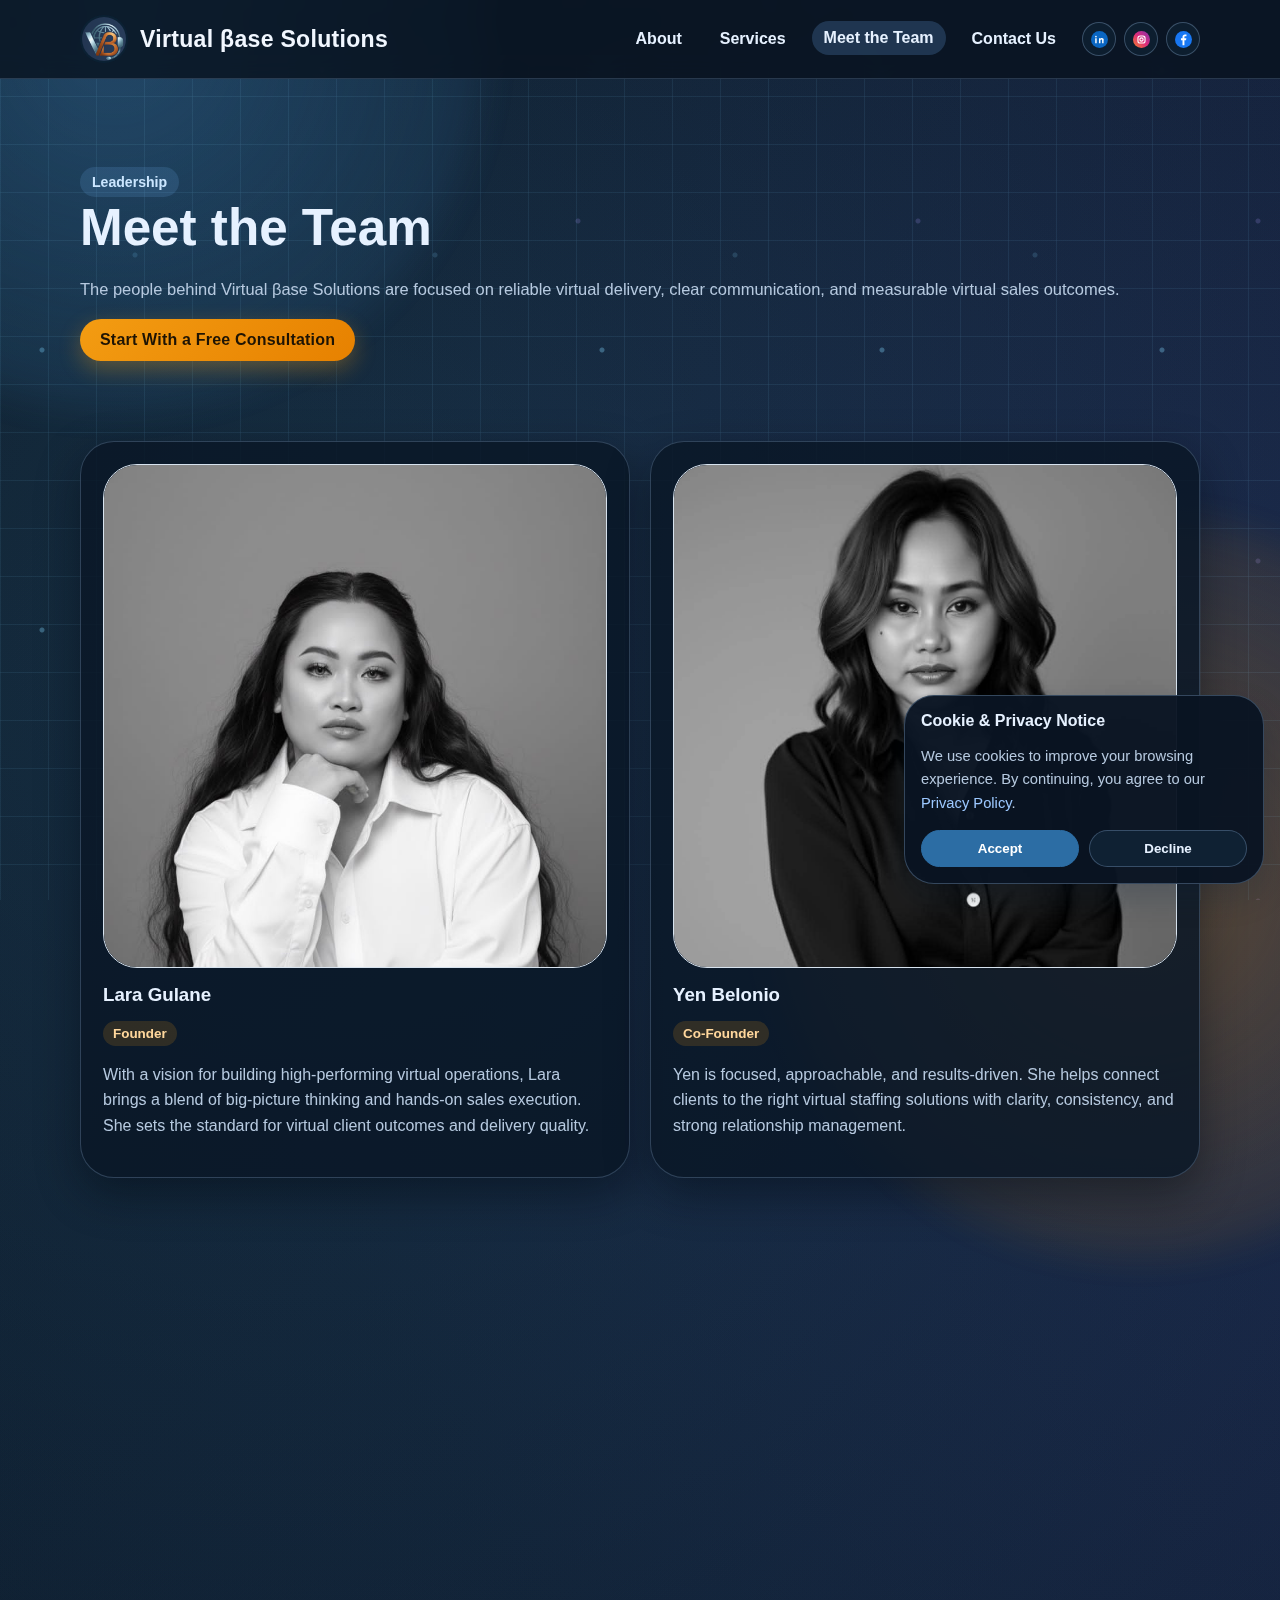
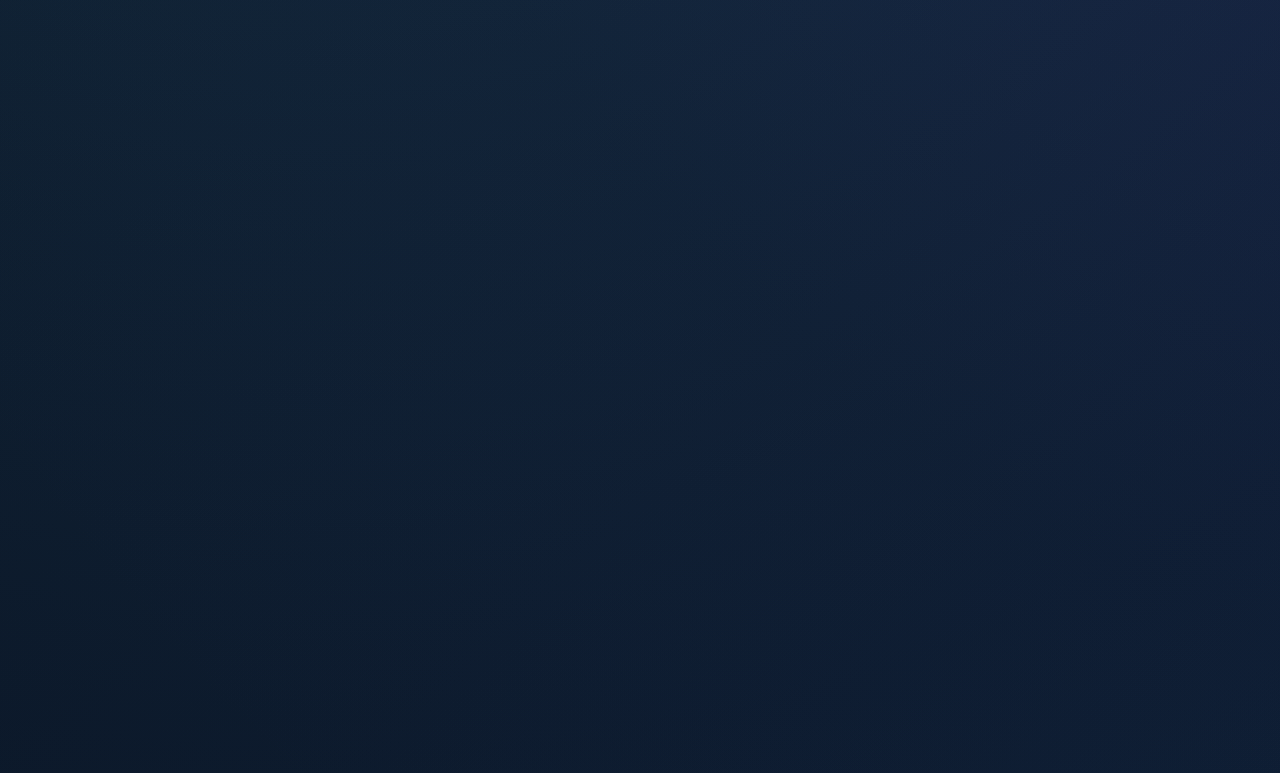
<file: team/index.html>
<!doctype html>
<html lang="en">
<head>
  <meta charset="UTF-8" />
  <meta name="viewport" content="width=device-width, initial-scale=1.0" />
  <title>Meet Our Virtual Team | Virtual βase Solutions</title>
  <meta name="description" content="Meet the leadership and virtual sales team at Virtual βase Solutions, focused on conversion-ready execution." />
  <meta name="robots" content="index, follow" />
  <link rel="canonical" href="https://virtualbasesolutions.com/team/" />
  <meta property="og:type" content="website" />
  <meta property="og:site_name" content="Virtual βase Solutions" />
  <meta property="og:title" content="Meet Our Virtual Team | Virtual βase Solutions" />
  <meta property="og:description" content="Meet our founder, co-founder, and virtual sales team behind conversion-focused client support." />
  <meta property="og:url" content="https://virtualbasesolutions.com/team/" />
  <meta property="og:image" content="https://virtualbasesolutions.com/assets/logo1-optimized.jpg" />
  <meta name="twitter:card" content="summary_large_image" />
  <meta name="twitter:title" content="Meet Our Virtual Team | Virtual βase Solutions" />
  <meta name="twitter:description" content="Meet our founder, co-founder, and virtual sales team behind conversion-focused client support." />
  <meta name="twitter:image" content="https://virtualbasesolutions.com/assets/logo1-optimized.jpg" />
  <script type="application/ld+json">
  {
    "@context": "https://schema.org",
    "@type": "WebPage",
    "name": "Meet Our Virtual Team",
    "url": "https://virtualbasesolutions.com/team/",
    "isPartOf": {
      "@type": "WebSite",
      "name": "Virtual βase Solutions",
      "url": "https://virtualbasesolutions.com/"
    }
  }
  </script>
  <link rel="stylesheet" href="/styles.css" />
  <!-- Google tag (gtag.js) -->
  <script async src="https://www.googletagmanager.com/gtag/js?id=G-PZFPW8ZYZS"></script>
  <script>
    window.dataLayer = window.dataLayer || [];
    function gtag(){dataLayer.push(arguments);}
    gtag("js", new Date());

    gtag("consent", "default", {
      ad_storage: "denied",
      analytics_storage: "denied",
      ad_user_data: "denied",
      ad_personalization: "denied",
      region: ["AT", "BE", "BG", "HR", "CY", "CZ", "DE", "DK", "EE", "ES", "FI", "FR", "GR", "HU", "IE", "IS", "IT", "LI", "LT", "LU", "LV", "MT", "NL", "NO", "PL", "PT", "RO", "SE", "SI", "SK"]
    });

    gtag("consent", "default", {
      ad_storage: "granted",
      analytics_storage: "granted",
      ad_user_data: "granted",
      ad_personalization: "granted"
    });

    gtag("config", "G-PZFPW8ZYZS");
  </script>
</head>
<body>
  <div id="page-loader" class="page-loader" aria-hidden="true">
    <div class="page-loader__orb"></div>
    <div class="page-loader__text">Loading Virtual βase Solutions...</div>
  </div>
  <header class="site-header">
    <div class="container header-inner">
      <a class="brand" href="/">
        <img class="brand-logo" src="/assets/logo-nav.png" alt="Virtual βase Solutions logo" width="160" height="160" />
        <span class="brand-name">Virtual βase Solutions</span>
      </a>
      <nav class="nav">
        <a href="/">About</a>
        <a href="/services/">Services</a>
        <a class="active" href="/team/">Meet the Team</a>
        <a href="/contact/">Contact Us</a>
      <div class="social-nav">
          <a class="social-icon social-icon-linkedin" href="https://www.linkedin.com/company/virtualbasesolutions" target="_blank" rel="noopener" aria-label="LinkedIn"><span class="sr-only">LinkedIn</span></a>
          <a class="social-icon social-icon-instagram" href="https://www.instagram.com/virtualbasesolutions" target="_blank" rel="noopener" aria-label="Instagram"><span class="sr-only">Instagram</span></a>
          <a class="social-icon social-icon-facebook" href="https://www.facebook.com/virtualbasesolutions" target="_blank" rel="noopener" aria-label="Facebook"><span class="sr-only">Facebook</span></a>
        </div>
      </nav>
    </div>
  </header>

  <main>
    <section class="hero">
      <div class="container">
        <span class="badge">Leadership</span>
        <h1>Meet the Team</h1>
        <p class="lead">The people behind Virtual βase Solutions are focused on reliable virtual delivery, clear communication, and measurable virtual sales outcomes.</p>
        <a class="cta-btn" href="/contact/">Start With a Free Consultation</a>
      </div>
    </section>

    <section class="section">
      <div class="container team-grid">
        <article class="card">
          <img
            class="team-photo team-photo-lara"
            src="/assets/lara.png"
            alt="Lara Gulane portrait"
            width="800"
            height="800"
            loading="lazy"
            decoding="async"
            onerror="this.onerror=null;this.src='/assets/woman-generic.jpg';"
          />
          <h3>Lara Gulane</h3>
          <span class="role">Founder</span>
          <p>With a vision for building high-performing virtual operations, Lara brings a blend of big-picture thinking and hands-on sales execution. She sets the standard for virtual client outcomes and delivery quality.</p>
        </article>

        <article class="card">
          <img
            class="team-photo team-photo-yen"
            src="/assets/yen.jpeg"
            alt="Yen Belonio portrait"
            width="400"
            height="400"
            loading="lazy"
            decoding="async"
            onerror="this.onerror=null;this.src='/assets/woman-generic.jpg';"
          />
          <h3>Yen Belonio</h3>
          <span class="role">Co-Founder</span>
          <p>Yen is focused, approachable, and results-driven. She helps connect clients to the right virtual staffing solutions with clarity, consistency, and strong relationship management.</p>
        </article>
      </div>
    </section>

    <section class="section">
      <div class="container">
        <h2>Our Virtual Sales Team</h2>
        <article class="card">
          <div class="consent-gated">
            <img
              class="team-photo"
              src="/assets/woman-generic.jpg"
              data-consent-src="https://images.pexels.com/photos/3184360/pexels-photo-3184360.jpeg?auto=compress&cs=tinysrgb&w=1400"
              alt="Generic sales team collaborating in a modern workspace"
              width="1400"
              height="933"
              loading="lazy"
              decoding="async"
              onerror="this.onerror=null;this.src='/assets/logo1-optimized.jpg';"
            />
            <div class="consent-lock">
              <p class="small">For privacy compliance, external team media loads after cookie consent.</p>
              <button class="cookie-btn primary consent-accept-btn" type="button">Accept Cookies to Load Photo</button>
            </div>
          </div>
          <p class="lead">Our virtual sales team is trained for conversion-focused full-funnel execution, from outbound prospecting and follow-up to qualification and appointment setting. They use structured virtual scripts, process discipline, and performance accountability to protect your brand while increasing qualified pipeline activity.</p>
          <p class="lead">Every virtual team setup is aligned to your offer, market, and sales motion so your internal closers can focus on high-intent opportunities while we run the virtual lead engagement engine that supports more meetings, stronger response rates, and better conversion momentum.</p>
        </article>
      </div>
    </section>

    <section class="section">
      <div class="container panel" style="padding: 28px;">
        <h2>Ready to work with our virtual team?</h2>
        <p class="lead">Tell us your goals and we will recommend a virtual sales setup designed to improve lead quality and conversion flow.</p>
        <a class="cta-btn" href="/contact/">Contact Us</a>
      </div>
    </section>
  </main>

  <footer class="site-footer">
    <div class="container footer-grid">
      <div>
        <p class="small"><strong>Virtual βase Solutions</strong></p>
        <p class="small">Use of this website constitutes acceptance of our <a href="/terms/">Terms of Use</a> and <a href="/privacy/">Privacy Policy</a>. Service timelines and outcomes depend on scope, onboarding quality, and client-side collaboration.</p>
        <p class="small">Website Built by JCIT Services. <a class="footer-cta-btn" href="https://jcit.digital" target="_blank" rel="noopener">Get your website here</a>.</p>
      </div>
      <div>
        <p class="small"><strong>Contact</strong><br />info@virtualbasesolutions.com</p>
        <p class="small social-footer">
          <a class="social-icon social-icon-linkedin" href="https://www.linkedin.com/company/virtualbasesolutions" target="_blank" rel="noopener" aria-label="LinkedIn"><span class="sr-only">LinkedIn</span></a>
          <a class="social-icon social-icon-instagram" href="https://www.instagram.com/virtualbasesolutions" target="_blank" rel="noopener" aria-label="Instagram"><span class="sr-only">Instagram</span></a>
          <a class="social-icon social-icon-facebook" href="https://www.facebook.com/virtualbasesolutions" target="_blank" rel="noopener" aria-label="Facebook"><span class="sr-only">Facebook</span></a>
        </p>
      </div>
    </div>
  </footer>

  <div id="cookie-banner" class="cookie-banner" role="dialog" aria-live="polite">
    <strong>Cookie & Privacy Notice</strong>
    <p class="small">We use cookies to improve your browsing experience. By continuing, you agree to our <a href="/privacy/">Privacy Policy</a>.</p>
    <div class="cookie-actions">
      <button id="cookie-accept" class="cookie-btn primary" type="button">Accept</button>
      <button id="cookie-decline" class="cookie-btn" type="button">Decline</button>
    </div>
  </div>

  <script src="/script.js"></script>
</body>
</html>
</file>
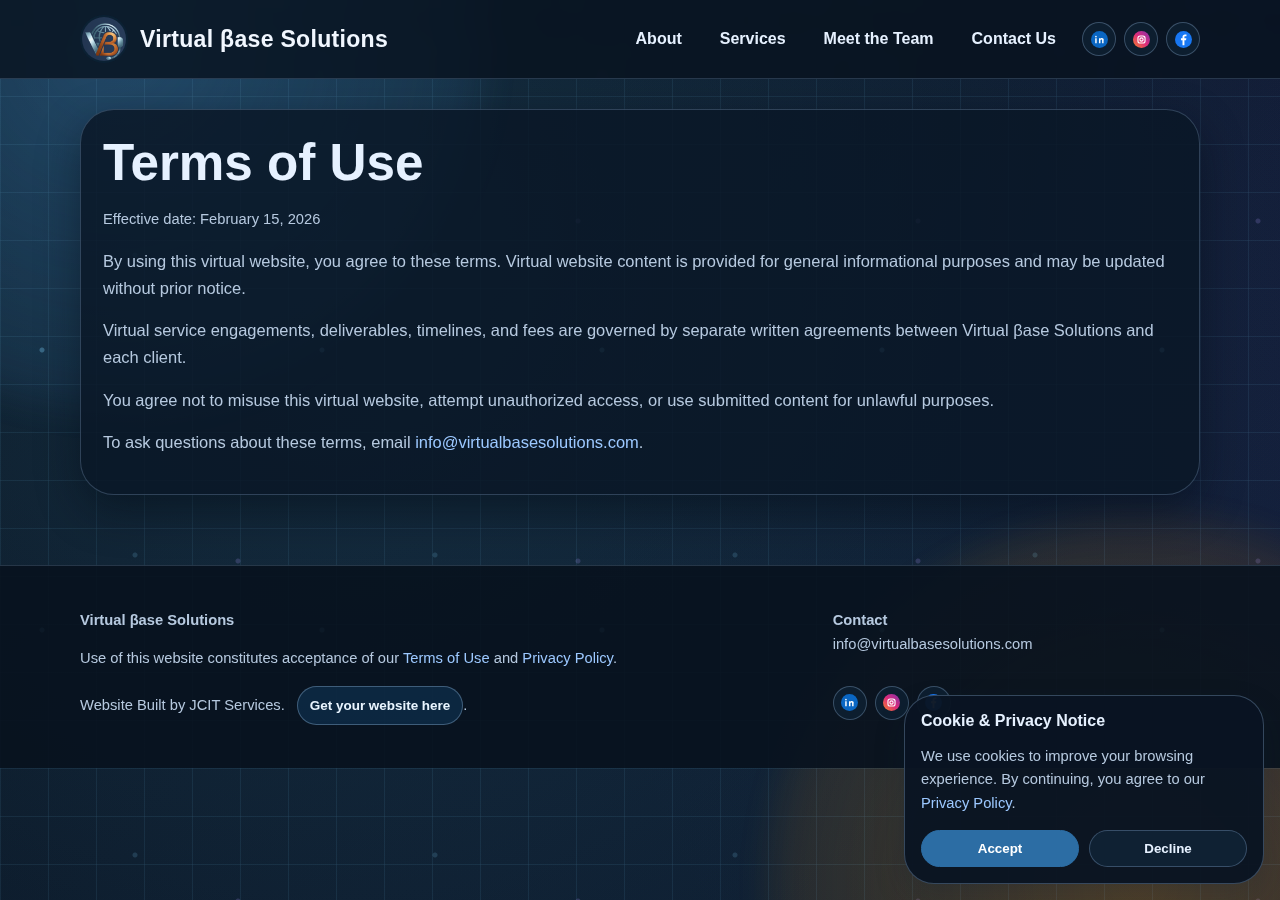
<file: terms/index.html>
<!doctype html>
<html lang="en">
<head>
  <meta charset="UTF-8" />
  <meta name="viewport" content="width=device-width, initial-scale=1.0" />
  <title>Terms of Use | Virtual βase Solutions</title>
  <meta name="description" content="Read the terms of use for the Virtual βase Solutions virtual website and virtual services." />
  <meta name="robots" content="index, follow" />
  <link rel="canonical" href="https://virtualbasesolutions.com/terms/" />
  <meta property="og:type" content="website" />
  <meta property="og:site_name" content="Virtual βase Solutions" />
  <meta property="og:title" content="Terms of Use | Virtual βase Solutions" />
  <meta property="og:description" content="Read the terms governing the use of the Virtual βase Solutions virtual website and services." />
  <meta property="og:url" content="https://virtualbasesolutions.com/terms/" />
  <meta property="og:image" content="https://virtualbasesolutions.com/assets/logo1-optimized.jpg" />
  <meta name="twitter:card" content="summary_large_image" />
  <meta name="twitter:title" content="Terms of Use | Virtual βase Solutions" />
  <meta name="twitter:description" content="Read the terms governing the use of the Virtual βase Solutions virtual website and services." />
  <meta name="twitter:image" content="https://virtualbasesolutions.com/assets/logo1-optimized.jpg" />
  <script type="application/ld+json">
  {
    "@context": "https://schema.org",
    "@type": "WebPage",
    "name": "Terms of Use",
    "url": "https://virtualbasesolutions.com/terms/"
  }
  </script>
  <link rel="stylesheet" href="/styles.css" />
  <!-- Google tag (gtag.js) -->
  <script async src="https://www.googletagmanager.com/gtag/js?id=G-PZFPW8ZYZS"></script>
  <script>
    window.dataLayer = window.dataLayer || [];
    function gtag(){dataLayer.push(arguments);}
    gtag("js", new Date());

    gtag("consent", "default", {
      ad_storage: "denied",
      analytics_storage: "denied",
      ad_user_data: "denied",
      ad_personalization: "denied",
      region: ["AT", "BE", "BG", "HR", "CY", "CZ", "DE", "DK", "EE", "ES", "FI", "FR", "GR", "HU", "IE", "IS", "IT", "LI", "LT", "LU", "LV", "MT", "NL", "NO", "PL", "PT", "RO", "SE", "SI", "SK"]
    });

    gtag("consent", "default", {
      ad_storage: "granted",
      analytics_storage: "granted",
      ad_user_data: "granted",
      ad_personalization: "granted"
    });

    gtag("config", "G-PZFPW8ZYZS");
  </script>
</head>
<body>
  <div id="page-loader" class="page-loader" aria-hidden="true">
    <div class="page-loader__orb"></div>
    <div class="page-loader__text">Loading Virtual βase Solutions...</div>
  </div>
  <header class="site-header">
    <div class="container header-inner">
      <a class="brand" href="/">
        <img class="brand-logo" src="/assets/logo-nav.png" alt="Virtual βase Solutions logo" width="160" height="160" />
        <span class="brand-name">Virtual βase Solutions</span>
      </a>
      <nav class="nav">
        <a href="/">About</a>
        <a href="/services/">Services</a>
        <a href="/team/">Meet the Team</a>
        <a href="/contact/">Contact Us</a>
      <div class="social-nav">
          <a class="social-icon social-icon-linkedin" href="https://www.linkedin.com/company/virtualbasesolutions" target="_blank" rel="noopener" aria-label="LinkedIn"><span class="sr-only">LinkedIn</span></a>
          <a class="social-icon social-icon-instagram" href="https://www.instagram.com/virtualbasesolutions" target="_blank" rel="noopener" aria-label="Instagram"><span class="sr-only">Instagram</span></a>
          <a class="social-icon social-icon-facebook" href="https://www.facebook.com/virtualbasesolutions" target="_blank" rel="noopener" aria-label="Facebook"><span class="sr-only">Facebook</span></a>
        </div>
      </nav>
    </div>
  </header>

  <main class="section">
    <div class="container card">
      <h1>Terms of Use</h1>
      <p class="small">Effective date: February 15, 2026</p>
      <p class="lead">By using this virtual website, you agree to these terms. Virtual website content is provided for general informational purposes and may be updated without prior notice.</p>
      <p class="lead">Virtual service engagements, deliverables, timelines, and fees are governed by separate written agreements between Virtual βase Solutions and each client.</p>
      <p class="lead">You agree not to misuse this virtual website, attempt unauthorized access, or use submitted content for unlawful purposes.</p>
      <p class="lead">To ask questions about these terms, email <a href="mailto:info@virtualbasesolutions.com">info@virtualbasesolutions.com</a>.</p>
    </div>
  </main>

  <footer class="site-footer">
    <div class="container footer-grid">
      <div>
        <p class="small"><strong>Virtual βase Solutions</strong></p>
        <p class="small">Use of this website constitutes acceptance of our <a href="/terms/">Terms of Use</a> and <a href="/privacy/">Privacy Policy</a>.</p>
        <p class="small">Website Built by JCIT Services. <a class="footer-cta-btn" href="https://jcit.digital" target="_blank" rel="noopener">Get your website here</a>.</p>
      </div>
      <div>
        <p class="small"><strong>Contact</strong><br />info@virtualbasesolutions.com</p>
        <p class="small social-footer">
          <a class="social-icon social-icon-linkedin" href="https://www.linkedin.com/company/virtualbasesolutions" target="_blank" rel="noopener" aria-label="LinkedIn"><span class="sr-only">LinkedIn</span></a>
          <a class="social-icon social-icon-instagram" href="https://www.instagram.com/virtualbasesolutions" target="_blank" rel="noopener" aria-label="Instagram"><span class="sr-only">Instagram</span></a>
          <a class="social-icon social-icon-facebook" href="https://www.facebook.com/virtualbasesolutions" target="_blank" rel="noopener" aria-label="Facebook"><span class="sr-only">Facebook</span></a>
        </p>
      </div>
    </div>
  </footer>

  <div id="cookie-banner" class="cookie-banner" role="dialog" aria-live="polite">
    <strong>Cookie & Privacy Notice</strong>
    <p class="small">We use cookies to improve your browsing experience. By continuing, you agree to our <a href="/privacy/">Privacy Policy</a>.</p>
    <div class="cookie-actions">
      <button id="cookie-accept" class="cookie-btn primary" type="button">Accept</button>
      <button id="cookie-decline" class="cookie-btn" type="button">Decline</button>
    </div>
  </div>

  <script src="/script.js"></script>
</body>
</html>
</file>
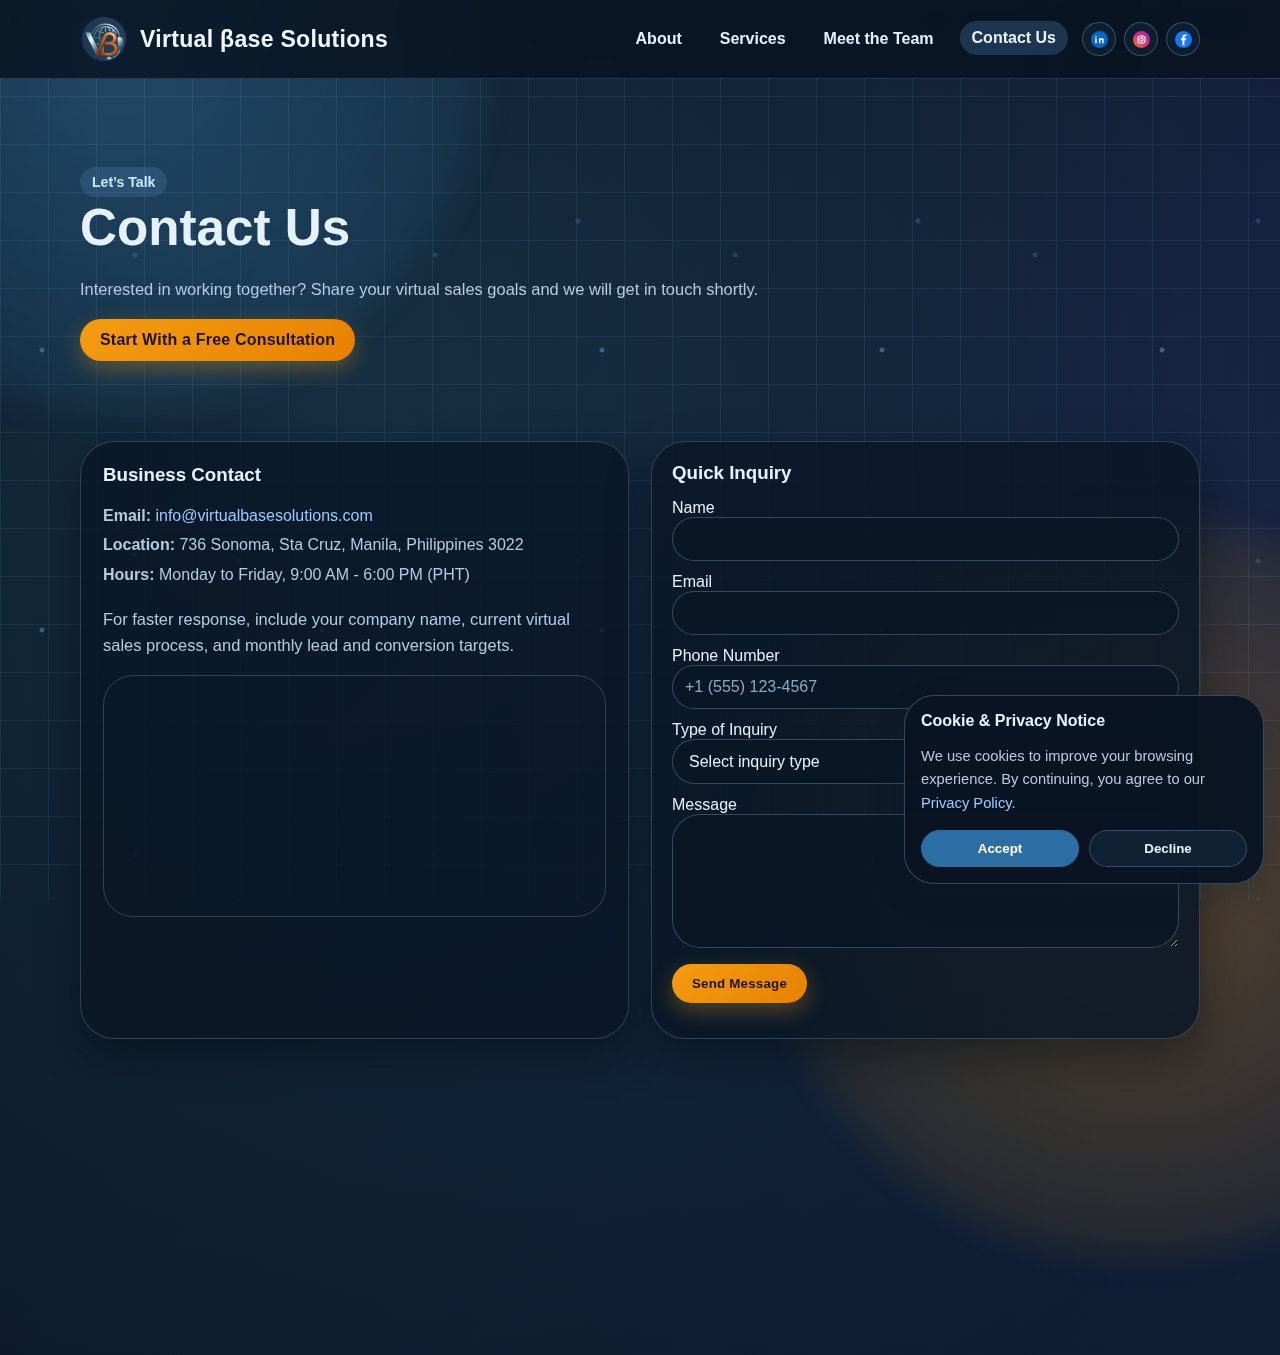
<file: contact.html>
<!doctype html>
<html lang="en">
<head>
  <meta charset="UTF-8" />
  <meta name="viewport" content="width=device-width, initial-scale=1.0" />
  <title>Contact Virtual Sales Team | Virtual βase Solutions</title>
  <meta name="description" content="Contact Virtual βase Solutions for conversion-focused virtual sales staffing, virtual consultation, and dedicated virtual team support." />
  <meta name="robots" content="index, follow" />
  <link rel="canonical" href="https://virtualbasesolutions.com/contact.html" />
  <meta property="og:type" content="website" />
  <meta property="og:site_name" content="Virtual βase Solutions" />
  <meta property="og:title" content="Contact Virtual Sales Team | Virtual βase Solutions" />
  <meta property="og:description" content="Book a virtual consultation and get a recommended virtual sales setup for your conversion goals." />
  <meta property="og:url" content="https://virtualbasesolutions.com/contact.html" />
  <meta property="og:image" content="https://virtualbasesolutions.com/assets/logo1-optimized.jpg" />
  <meta name="twitter:card" content="summary_large_image" />
  <meta name="twitter:title" content="Contact Virtual Sales Team | Virtual βase Solutions" />
  <meta name="twitter:description" content="Book a virtual consultation and get a recommended virtual sales setup for your conversion goals." />
  <meta name="twitter:image" content="https://virtualbasesolutions.com/assets/logo1-optimized.jpg" />
  <script type="application/ld+json">
  {
    "@context": "https://schema.org",
    "@type": "LocalBusiness",
    "name": "Virtual βase Solutions",
    "url": "https://virtualbasesolutions.com/contact.html",
    "email": "info@virtualbasesolutions.com",
    "address": {
      "@type": "PostalAddress",
      "streetAddress": "736 Sonoma, Sta Cruz",
      "addressLocality": "Manila",
      "addressCountry": "PH",
      "postalCode": "3022"
    }
  }
  </script>
  <link rel="stylesheet" href="styles.css" />
  <!-- Google tag (gtag.js) -->
  <script async src="https://www.googletagmanager.com/gtag/js?id=G-PZFPW8ZYZS"></script>
  <script>
    window.dataLayer = window.dataLayer || [];
    function gtag(){dataLayer.push(arguments);}
    gtag("js", new Date());

    gtag("consent", "default", {
      ad_storage: "denied",
      analytics_storage: "denied",
      ad_user_data: "denied",
      ad_personalization: "denied",
      region: ["AT", "BE", "BG", "HR", "CY", "CZ", "DE", "DK", "EE", "ES", "FI", "FR", "GR", "HU", "IE", "IS", "IT", "LI", "LT", "LU", "LV", "MT", "NL", "NO", "PL", "PT", "RO", "SE", "SI", "SK"]
    });

    gtag("consent", "default", {
      ad_storage: "granted",
      analytics_storage: "granted",
      ad_user_data: "granted",
      ad_personalization: "granted"
    });

    gtag("config", "G-PZFPW8ZYZS");
  </script>
</head>
<body>
  <div id="page-loader" class="page-loader" aria-hidden="true">
    <div class="page-loader__orb"></div>
    <div class="page-loader__text">Loading Virtual βase Solutions...</div>
  </div>
  <header class="site-header">
    <div class="container header-inner">
      <a class="brand" href="index.html">
        <img class="brand-logo" src="assets/logo-nav.png" alt="Virtual βase Solutions logo" width="160" height="160" />
        <span class="brand-name">Virtual βase Solutions</span>
      </a>
      <nav class="nav">
        <a href="index.html">About</a>
        <a href="services.html">Services</a>
        <a href="team.html">Meet the Team</a>
        <a class="active" href="contact.html">Contact Us</a>
      <div class="social-nav">
          <a class="social-icon social-icon-linkedin" href="https://www.linkedin.com" target="_blank" rel="noopener" aria-label="LinkedIn"><span class="sr-only">LinkedIn</span></a>
          <a class="social-icon social-icon-instagram" href="https://www.instagram.com" target="_blank" rel="noopener" aria-label="Instagram"><span class="sr-only">Instagram</span></a>
          <a class="social-icon social-icon-facebook" href="https://www.facebook.com" target="_blank" rel="noopener" aria-label="Facebook"><span class="sr-only">Facebook</span></a>
        </div>
      </nav>
    </div>
  </header>

  <main>
    <section class="hero">
      <div class="container">
        <span class="badge">Let’s Talk</span>
        <h1>Contact Us</h1>
        <p class="lead">Interested in working together? Share your virtual sales goals and we will get in touch shortly.</p>
        <a class="cta-btn" href="#contact-form">Start With a Free Consultation</a>
      </div>
    </section>

    <section class="section">
      <div class="container contact-grid">
        <article class="card">
          <h3>Business Contact</h3>
          <div class="contact-list">
            <div><strong>Email:</strong> <a href="mailto:info@virtualbasesolutions.com">info@virtualbasesolutions.com</a></div>
            <div><strong>Location:</strong> 736 Sonoma, Sta Cruz, Manila, Philippines 3022</div>
            <div><strong>Hours:</strong> Monday to Friday, 9:00 AM - 6:00 PM (PHT)</div>
          </div>
          <p class="lead">For faster response, include your company name, current virtual sales process, and monthly lead and conversion targets.</p>
          <div class="map-wrap">
            <iframe
              title="Virtual βase Solutions location map"
              src="https://www.google.com/maps?q=736%20Sonoma%2C%20Sta%20Cruz%2C%20Manila%2C%20Philippines%203022&output=embed"
              loading="lazy"
              referrerpolicy="no-referrer-when-downgrade"
            ></iframe>
          </div>
        </article>

        <article class="card contact-form">
          <h3>Quick Inquiry</h3>
          <form id="contact-form" action="https://formspree.io/f/mreaqyyj" method="POST">
            <label class="field">Name
              <input type="text" name="name" required />
            </label>
            <label class="field">Email
              <input type="email" name="email" required />
            </label>
            <label class="field">Phone Number
              <input type="tel" name="phone" placeholder="+1 (555) 123-4567" />
            </label>
            <label class="field">Type of Inquiry
              <select name="inquiry_type" required>
                <option value="">Select inquiry type</option>
                <option value="sales-appointment-setters">Sales Appointment Setters</option>
                <option value="outbound-sales-reps">Outbound Sales Reps</option>
                <option value="dedicated-virtual-team">Dedicated Virtual Team</option>
                <option value="virtual-sales-consultation">Virtual Sales Consultation</option>
                <option value="general-question">General Virtual Inquiry</option>
              </select>
            </label>
            <label class="field" style="display:none;">
              Company
              <input type="text" name="_gotcha" tabindex="-1" autocomplete="off" />
            </label>
            <label class="field">Message
              <textarea name="message" rows="6" required></textarea>
            </label>
            <input type="hidden" name="_subject" value="New Virtual βase Solutions inquiry" />
            <button class="cta-btn" type="submit">Send Message</button>
            <p id="form-status" class="small" aria-live="polite" style="margin-top: 12px;"></p>
          </form>
        </article>
      </div>
    </section>
  </main>

  <footer class="site-footer">
    <div class="container footer-grid">
      <div>
        <p class="small"><strong>Virtual βase Solutions</strong></p>
        <p class="small">Use of this website constitutes acceptance of our <a href="terms.html">Terms of Use</a> and <a href="privacy.html">Privacy Policy</a>. Service timelines and outcomes depend on scope, onboarding quality, and client-side collaboration.</p>
        <p class="small">Website Built by JCIT Services. <a class="footer-cta-btn" href="https://jcit.digital" target="_blank" rel="noopener">Get your website here</a>.</p>
      </div>
      <div>
        <p class="small"><strong>Contact</strong><br />info@virtualbasesolutions.com</p>
        <p class="small social-footer">
          <a class="social-icon social-icon-linkedin" href="https://www.linkedin.com" target="_blank" rel="noopener" aria-label="LinkedIn"><span class="sr-only">LinkedIn</span></a>
          <a class="social-icon social-icon-instagram" href="https://www.instagram.com" target="_blank" rel="noopener" aria-label="Instagram"><span class="sr-only">Instagram</span></a>
          <a class="social-icon social-icon-facebook" href="https://www.facebook.com" target="_blank" rel="noopener" aria-label="Facebook"><span class="sr-only">Facebook</span></a>
        </p>
      </div>
    </div>
  </footer>

  <div id="cookie-banner" class="cookie-banner" role="dialog" aria-live="polite">
    <strong>Cookie & Privacy Notice</strong>
    <p class="small">We use cookies to improve your browsing experience. By continuing, you agree to our <a href="privacy.html">Privacy Policy</a>.</p>
    <div class="cookie-actions">
      <button id="cookie-accept" class="cookie-btn primary" type="button">Accept</button>
      <button id="cookie-decline" class="cookie-btn" type="button">Decline</button>
    </div>
  </div>

  <script src="script.js"></script>
</body>
</html>
</file>
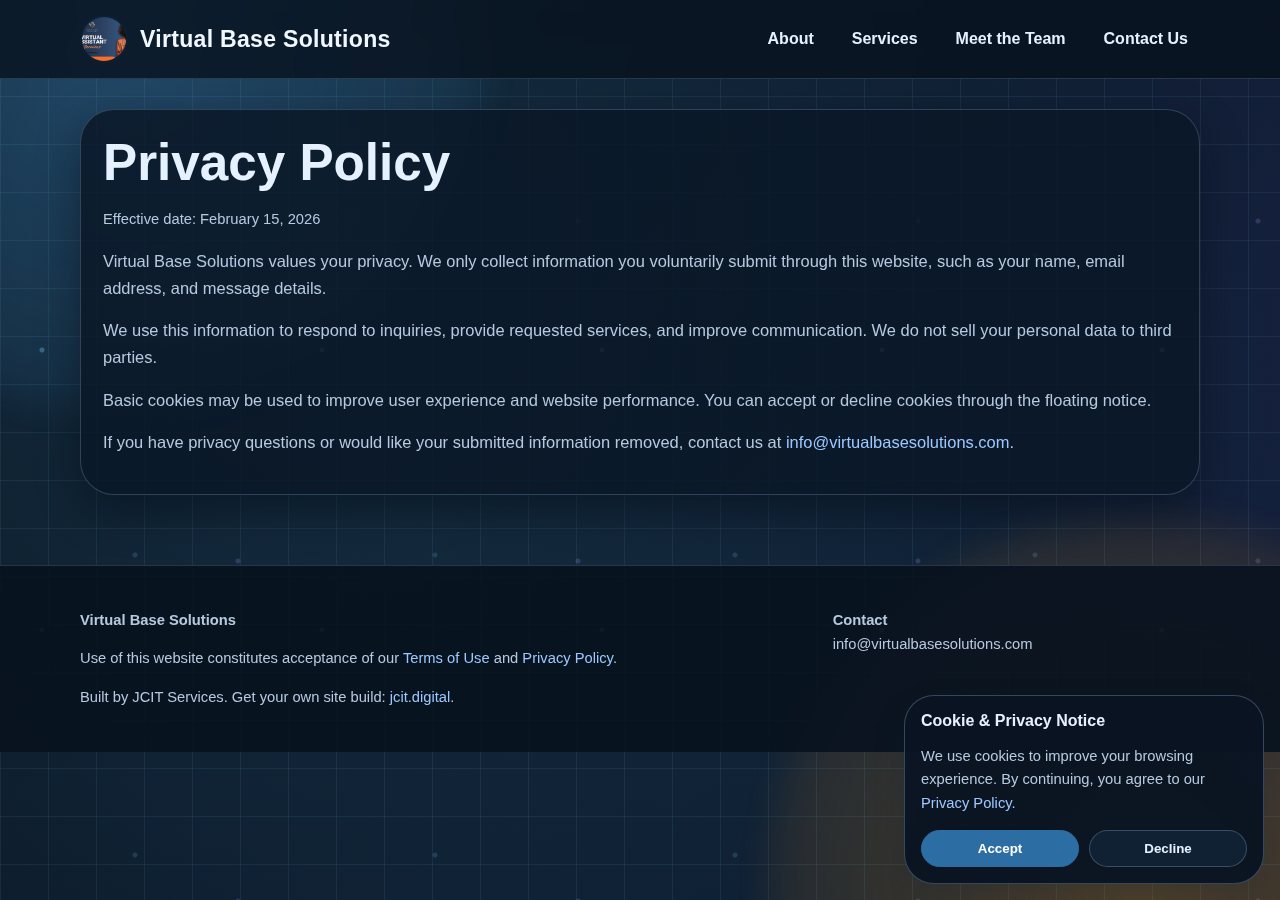
<file: privacy.html>
<!doctype html>
<html lang="en">
<head>
  <meta charset="UTF-8" />
  <meta name="viewport" content="width=device-width, initial-scale=1.0" />
  <title>Privacy Policy | Virtual Base Solutions</title>
  <link rel="stylesheet" href="styles.css" />
</head>
<body>
  <header class="site-header">
    <div class="container header-inner">
      <a class="brand" href="index.html">
        <img class="brand-logo" src="assets/logo-main.webp" alt="Virtual Base Solutions logo" />
        <span class="brand-name">Virtual Base Solutions</span>
      </a>
      <nav class="nav">
        <a href="index.html">About</a>
        <a href="services.html">Services</a>
        <a href="team.html">Meet the Team</a>
        <a href="contact.html">Contact Us</a>
      </nav>
    </div>
  </header>

  <main class="section">
    <div class="container card">
      <h1>Privacy Policy</h1>
      <p class="small">Effective date: February 15, 2026</p>
      <p class="lead">Virtual Base Solutions values your privacy. We only collect information you voluntarily submit through this website, such as your name, email address, and message details.</p>
      <p class="lead">We use this information to respond to inquiries, provide requested services, and improve communication. We do not sell your personal data to third parties.</p>
      <p class="lead">Basic cookies may be used to improve user experience and website performance. You can accept or decline cookies through the floating notice.</p>
      <p class="lead">If you have privacy questions or would like your submitted information removed, contact us at <a href="mailto:info@virtualbasesolutions.com">info@virtualbasesolutions.com</a>.</p>
    </div>
  </main>

  <footer class="site-footer">
    <div class="container footer-grid">
      <div>
        <p class="small"><strong>Virtual Base Solutions</strong></p>
        <p class="small">Use of this website constitutes acceptance of our <a href="terms.html">Terms of Use</a> and <a href="privacy.html">Privacy Policy</a>.</p>
        <p class="small">Built by JCIT Services. Get your own site build: <a href="https://jcit.digital" target="_blank" rel="noopener">jcit.digital</a>.</p>
      </div>
      <div>
        <p class="small"><strong>Contact</strong><br />info@virtualbasesolutions.com</p>
      </div>
    </div>
  </footer>

  <div id="cookie-banner" class="cookie-banner" role="dialog" aria-live="polite">
    <strong>Cookie & Privacy Notice</strong>
    <p class="small">We use cookies to improve your browsing experience. By continuing, you agree to our <a href="privacy.html">Privacy Policy</a>.</p>
    <div class="cookie-actions">
      <button id="cookie-accept" class="cookie-btn primary" type="button">Accept</button>
      <button id="cookie-decline" class="cookie-btn" type="button">Decline</button>
    </div>
  </div>

  <script src="script.js"></script>
</body>
</html>
</file>
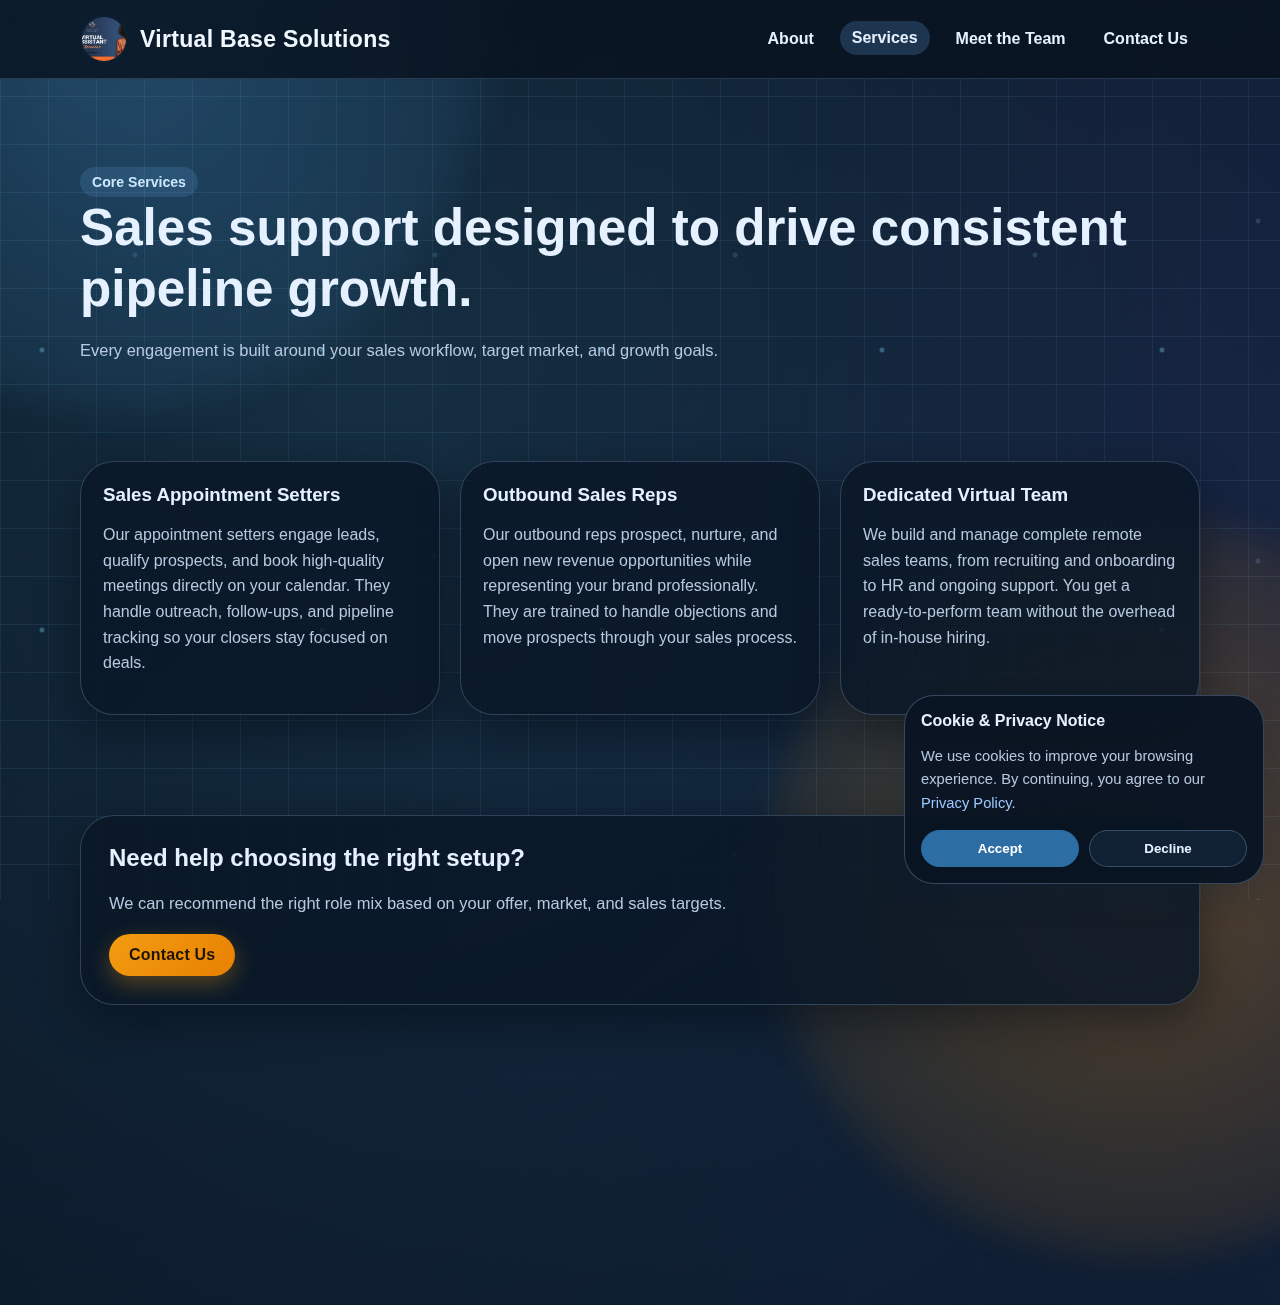
<file: services.html>
<!doctype html>
<html lang="en">
<head>
  <meta charset="UTF-8" />
  <meta name="viewport" content="width=device-width, initial-scale=1.0" />
  <title>Services | Virtual Base Solutions</title>
  <meta name="description" content="Explore services from Virtual Base Solutions: appointment setters, outbound sales reps, and dedicated virtual teams." />
  <link rel="stylesheet" href="styles.css" />
</head>
<body>
  <header class="site-header">
    <div class="container header-inner">
      <a class="brand" href="index.html">
        <img class="brand-logo" src="assets/logo-main.webp" alt="Virtual Base Solutions logo" />
        <span class="brand-name">Virtual Base Solutions</span>
      </a>
      <nav class="nav">
        <a href="index.html">About</a>
        <a class="active" href="services.html">Services</a>
        <a href="team.html">Meet the Team</a>
        <a href="contact.html">Contact Us</a>
      </nav>
    </div>
  </header>

  <main>
    <section class="hero">
      <div class="container">
        <span class="badge">Core Services</span>
        <h1>Sales support designed to drive consistent pipeline growth.</h1>
        <p class="lead">Every engagement is built around your sales workflow, target market, and growth goals.</p>
      </div>
    </section>

    <section class="section">
      <div class="container grid-3">
        <article class="card">
          <h3>Sales Appointment Setters</h3>
          <p>Our appointment setters engage leads, qualify prospects, and book high-quality meetings directly on your calendar. They handle outreach, follow-ups, and pipeline tracking so your closers stay focused on deals.</p>
        </article>

        <article class="card">
          <h3>Outbound Sales Reps</h3>
          <p>Our outbound reps prospect, nurture, and open new revenue opportunities while representing your brand professionally. They are trained to handle objections and move prospects through your sales process.</p>
        </article>

        <article class="card">
          <h3>Dedicated Virtual Team</h3>
          <p>We build and manage complete remote sales teams, from recruiting and onboarding to HR and ongoing support. You get a ready-to-perform team without the overhead of in-house hiring.</p>
        </article>
      </div>
    </section>

    <section class="section">
      <div class="container panel" style="padding: 28px;">
        <h2>Need help choosing the right setup?</h2>
        <p class="lead">We can recommend the right role mix based on your offer, market, and sales targets.</p>
        <a class="cta-btn" href="contact.html">Contact Us</a>
      </div>
    </section>
  </main>

  <footer class="site-footer">
    <div class="container footer-grid">
      <div>
        <p class="small"><strong>Virtual Base Solutions</strong></p>
        <p class="small">Use of this website constitutes acceptance of our <a href="terms.html">Terms of Use</a> and <a href="privacy.html">Privacy Policy</a>. Service timelines and outcomes depend on scope, onboarding quality, and client-side collaboration.</p>
        <p class="small">Built by JCIT Services. Get your own site build: <a href="https://jcit.digital" target="_blank" rel="noopener">jcit.digital</a>.</p>
      </div>
      <div>
        <p class="small"><strong>Contact</strong><br />info@virtualbasesolutions.com</p>
      </div>
    </div>
  </footer>

  <div id="cookie-banner" class="cookie-banner" role="dialog" aria-live="polite">
    <strong>Cookie & Privacy Notice</strong>
    <p class="small">We use cookies to improve your browsing experience. By continuing, you agree to our <a href="privacy.html">Privacy Policy</a>.</p>
    <div class="cookie-actions">
      <button id="cookie-accept" class="cookie-btn primary" type="button">Accept</button>
      <button id="cookie-decline" class="cookie-btn" type="button">Decline</button>
    </div>
  </div>

  <script src="script.js"></script>
</body>
</html>
</file>
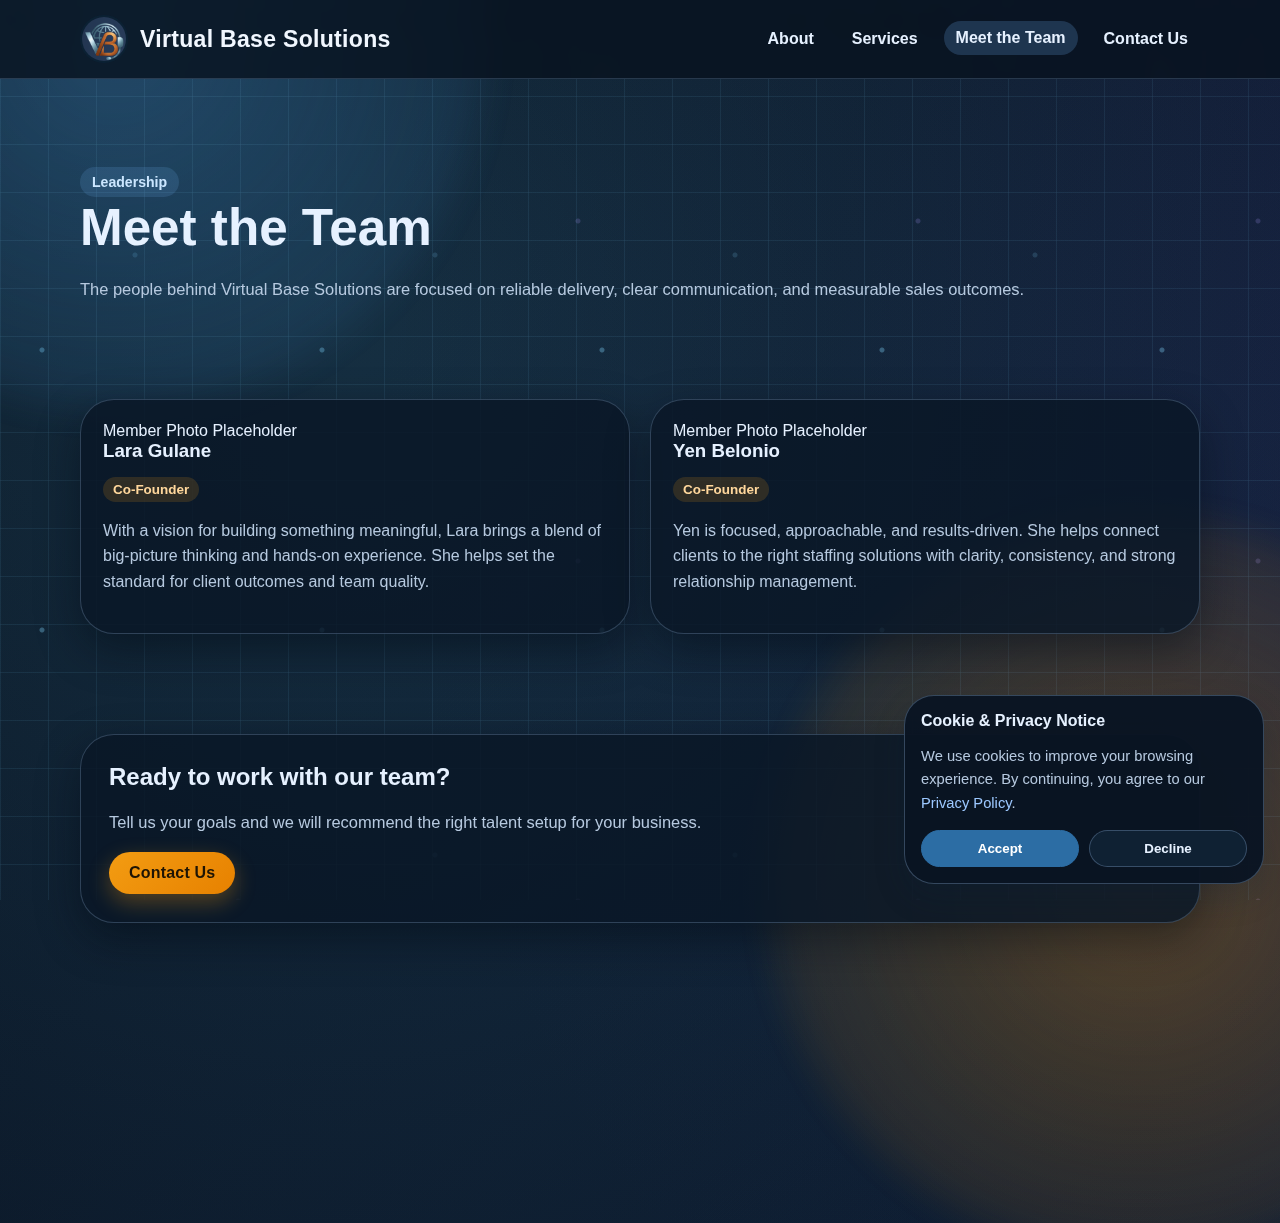
<file: team.html>
<!doctype html>
<html lang="en">
<head>
  <meta charset="UTF-8" />
  <meta name="viewport" content="width=device-width, initial-scale=1.0" />
  <title>Meet the Team | Virtual Base Solutions</title>
  <meta name="description" content="Meet the leadership team at Virtual Base Solutions." />
  <link rel="stylesheet" href="styles.css" />
</head>
<body>
  <div id="page-loader" class="page-loader" aria-hidden="true">
    <div class="page-loader__orb"></div>
    <div class="page-loader__text">Loading Virtual Base Solutions...</div>
  </div>
  <header class="site-header">
    <div class="container header-inner">
      <a class="brand" href="index.html">
        <img class="brand-logo" src="assets/logo.png" alt="Virtual Base Solutions logo" />
        <span class="brand-name">Virtual Base Solutions</span>
      </a>
      <nav class="nav">
        <a href="index.html">About</a>
        <a href="services.html">Services</a>
        <a class="active" href="team.html">Meet the Team</a>
        <a href="contact.html">Contact Us</a>
      </nav>
    </div>
  </header>

  <main>
    <section class="hero">
      <div class="container">
        <span class="badge">Leadership</span>
        <h1>Meet the Team</h1>
        <p class="lead">The people behind Virtual Base Solutions are focused on reliable delivery, clear communication, and measurable sales outcomes.</p>
      </div>
    </section>

    <section class="section">
      <div class="container team-grid">
        <article class="card">
          <div class="team-photo-placeholder">Member Photo Placeholder</div>
          <h3>Lara Gulane</h3>
          <span class="role">Co-Founder</span>
          <p>With a vision for building something meaningful, Lara brings a blend of big-picture thinking and hands-on experience. She helps set the standard for client outcomes and team quality.</p>
        </article>

        <article class="card">
          <div class="team-photo-placeholder">Member Photo Placeholder</div>
          <h3>Yen Belonio</h3>
          <span class="role">Co-Founder</span>
          <p>Yen is focused, approachable, and results-driven. She helps connect clients to the right staffing solutions with clarity, consistency, and strong relationship management.</p>
        </article>
      </div>
    </section>

    <section class="section">
      <div class="container panel" style="padding: 28px;">
        <h2>Ready to work with our team?</h2>
        <p class="lead">Tell us your goals and we will recommend the right talent setup for your business.</p>
        <a class="cta-btn" href="contact.html">Contact Us</a>
      </div>
    </section>
  </main>

  <footer class="site-footer">
    <div class="container footer-grid">
      <div>
        <p class="small"><strong>Virtual Base Solutions</strong></p>
        <p class="small">Use of this website constitutes acceptance of our <a href="terms.html">Terms of Use</a> and <a href="privacy.html">Privacy Policy</a>. Service timelines and outcomes depend on scope, onboarding quality, and client-side collaboration.</p>
        <p class="small">Built by JCIT Services. Get your own site here: <a href="https://jcit.digital" target="_blank" rel="noopener">https://jcit.digital</a>.</p>
      </div>
      <div>
        <p class="small"><strong>Contact</strong><br />info@virtualbasesolutions.com</p>
      </div>
    </div>
  </footer>

  <div id="cookie-banner" class="cookie-banner" role="dialog" aria-live="polite">
    <strong>Cookie & Privacy Notice</strong>
    <p class="small">We use cookies to improve your browsing experience. By continuing, you agree to our <a href="privacy.html">Privacy Policy</a>.</p>
    <div class="cookie-actions">
      <button id="cookie-accept" class="cookie-btn primary" type="button">Accept</button>
      <button id="cookie-decline" class="cookie-btn" type="button">Decline</button>
    </div>
  </div>

  <script src="script.js"></script>
</body>
</html>
</file>
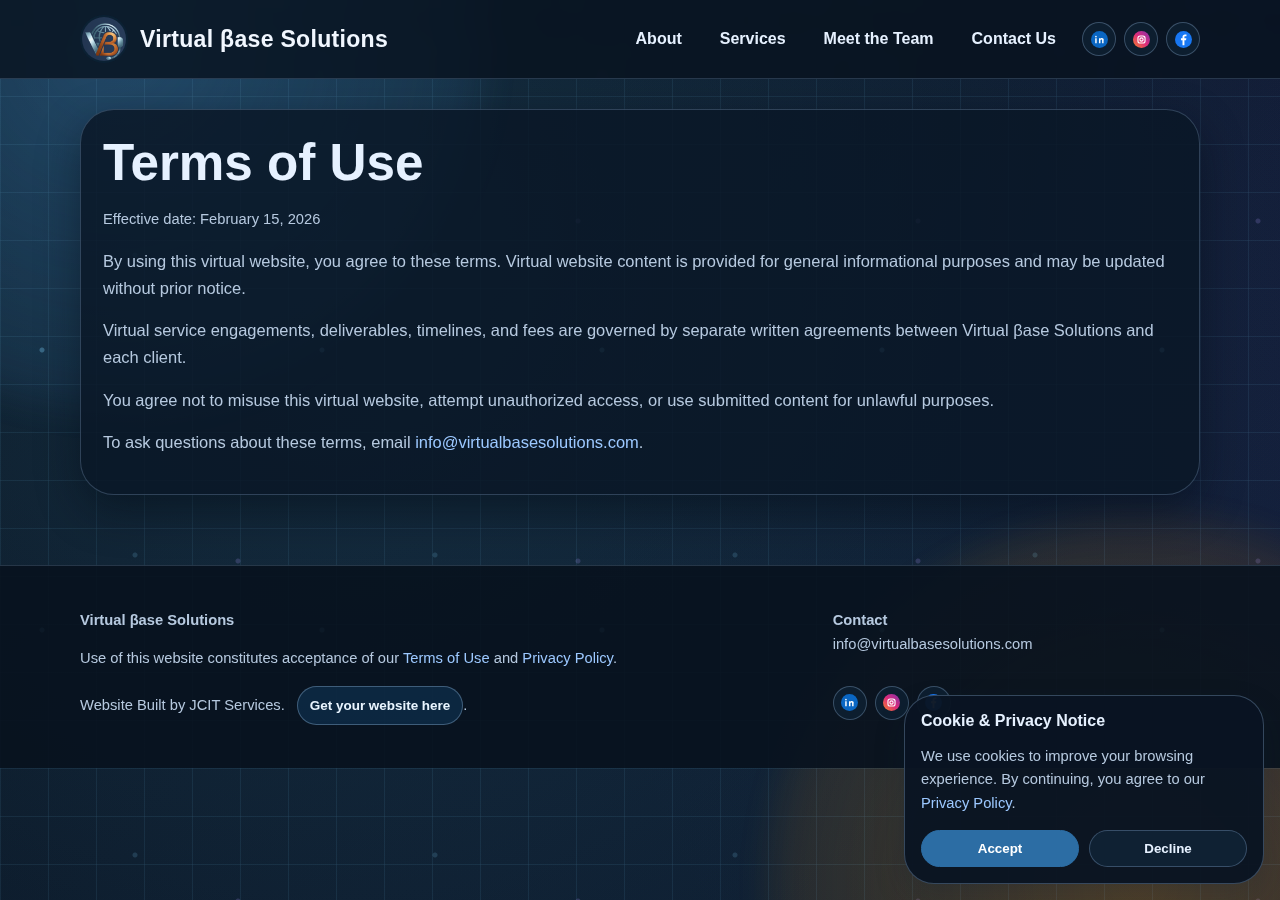
<file: terms.html>
<!doctype html>
<html lang="en">
<head>
  <meta charset="UTF-8" />
  <meta name="viewport" content="width=device-width, initial-scale=1.0" />
  <title>Terms of Use | Virtual βase Solutions</title>
  <meta name="description" content="Read the terms of use for the Virtual βase Solutions virtual website and virtual services." />
  <meta name="robots" content="index, follow" />
  <link rel="canonical" href="https://virtualbasesolutions.com/terms.html" />
  <meta property="og:type" content="website" />
  <meta property="og:site_name" content="Virtual βase Solutions" />
  <meta property="og:title" content="Terms of Use | Virtual βase Solutions" />
  <meta property="og:description" content="Read the terms governing the use of the Virtual βase Solutions virtual website and services." />
  <meta property="og:url" content="https://virtualbasesolutions.com/terms.html" />
  <meta property="og:image" content="https://virtualbasesolutions.com/assets/logo1-optimized.jpg" />
  <meta name="twitter:card" content="summary_large_image" />
  <meta name="twitter:title" content="Terms of Use | Virtual βase Solutions" />
  <meta name="twitter:description" content="Read the terms governing the use of the Virtual βase Solutions virtual website and services." />
  <meta name="twitter:image" content="https://virtualbasesolutions.com/assets/logo1-optimized.jpg" />
  <script type="application/ld+json">
  {
    "@context": "https://schema.org",
    "@type": "WebPage",
    "name": "Terms of Use",
    "url": "https://virtualbasesolutions.com/terms.html"
  }
  </script>
  <link rel="stylesheet" href="styles.css" />
  <!-- Google tag (gtag.js) -->
  <script async src="https://www.googletagmanager.com/gtag/js?id=G-PZFPW8ZYZS"></script>
  <script>
    window.dataLayer = window.dataLayer || [];
    function gtag(){dataLayer.push(arguments);}
    gtag("js", new Date());

    gtag("consent", "default", {
      ad_storage: "denied",
      analytics_storage: "denied",
      ad_user_data: "denied",
      ad_personalization: "denied",
      region: ["AT", "BE", "BG", "HR", "CY", "CZ", "DE", "DK", "EE", "ES", "FI", "FR", "GR", "HU", "IE", "IS", "IT", "LI", "LT", "LU", "LV", "MT", "NL", "NO", "PL", "PT", "RO", "SE", "SI", "SK"]
    });

    gtag("consent", "default", {
      ad_storage: "granted",
      analytics_storage: "granted",
      ad_user_data: "granted",
      ad_personalization: "granted"
    });

    gtag("config", "G-PZFPW8ZYZS");
  </script>
</head>
<body>
  <div id="page-loader" class="page-loader" aria-hidden="true">
    <div class="page-loader__orb"></div>
    <div class="page-loader__text">Loading Virtual βase Solutions...</div>
  </div>
  <header class="site-header">
    <div class="container header-inner">
      <a class="brand" href="index.html">
        <img class="brand-logo" src="assets/logo-nav.png" alt="Virtual βase Solutions logo" width="160" height="160" />
        <span class="brand-name">Virtual βase Solutions</span>
      </a>
      <nav class="nav">
        <a href="index.html">About</a>
        <a href="services.html">Services</a>
        <a href="team.html">Meet the Team</a>
        <a href="contact.html">Contact Us</a>
      <div class="social-nav">
          <a class="social-icon social-icon-linkedin" href="https://www.linkedin.com/company/virtualbasesolutions" target="_blank" rel="noopener" aria-label="LinkedIn"><span class="sr-only">LinkedIn</span></a>
          <a class="social-icon social-icon-instagram" href="https://www.instagram.com/virtualbasesolutions" target="_blank" rel="noopener" aria-label="Instagram"><span class="sr-only">Instagram</span></a>
          <a class="social-icon social-icon-facebook" href="https://www.facebook.com/virtualbasesolutions" target="_blank" rel="noopener" aria-label="Facebook"><span class="sr-only">Facebook</span></a>
        </div>
      </nav>
    </div>
  </header>

  <main class="section">
    <div class="container card">
      <h1>Terms of Use</h1>
      <p class="small">Effective date: February 15, 2026</p>
      <p class="lead">By using this virtual website, you agree to these terms. Virtual website content is provided for general informational purposes and may be updated without prior notice.</p>
      <p class="lead">Virtual service engagements, deliverables, timelines, and fees are governed by separate written agreements between Virtual βase Solutions and each client.</p>
      <p class="lead">You agree not to misuse this virtual website, attempt unauthorized access, or use submitted content for unlawful purposes.</p>
      <p class="lead">To ask questions about these terms, email <a href="mailto:info@virtualbasesolutions.com">info@virtualbasesolutions.com</a>.</p>
    </div>
  </main>

  <footer class="site-footer">
    <div class="container footer-grid">
      <div>
        <p class="small"><strong>Virtual βase Solutions</strong></p>
        <p class="small">Use of this website constitutes acceptance of our <a href="terms.html">Terms of Use</a> and <a href="privacy.html">Privacy Policy</a>.</p>
        <p class="small">Website Built by JCIT Services. <a class="footer-cta-btn" href="https://jcit.digital" target="_blank" rel="noopener">Get your website here</a>.</p>
      </div>
      <div>
        <p class="small"><strong>Contact</strong><br />info@virtualbasesolutions.com</p>
        <p class="small social-footer">
          <a class="social-icon social-icon-linkedin" href="https://www.linkedin.com/company/virtualbasesolutions" target="_blank" rel="noopener" aria-label="LinkedIn"><span class="sr-only">LinkedIn</span></a>
          <a class="social-icon social-icon-instagram" href="https://www.instagram.com/virtualbasesolutions" target="_blank" rel="noopener" aria-label="Instagram"><span class="sr-only">Instagram</span></a>
          <a class="social-icon social-icon-facebook" href="https://www.facebook.com/virtualbasesolutions" target="_blank" rel="noopener" aria-label="Facebook"><span class="sr-only">Facebook</span></a>
        </p>
      </div>
    </div>
  </footer>

  <div id="cookie-banner" class="cookie-banner" role="dialog" aria-live="polite">
    <strong>Cookie & Privacy Notice</strong>
    <p class="small">We use cookies to improve your browsing experience. By continuing, you agree to our <a href="privacy.html">Privacy Policy</a>.</p>
    <div class="cookie-actions">
      <button id="cookie-accept" class="cookie-btn primary" type="button">Accept</button>
      <button id="cookie-decline" class="cookie-btn" type="button">Decline</button>
    </div>
  </div>

  <script src="script.js"></script>
</body>
</html>
</file>
<file: styles.css>
:root {
  --brand-blue: #0a3d62;
  --brand-blue-deep: #05213a;
  --brand-orange: #f39c12;
  --ink: #e6f1ff;
  --text-muted: #b6c9df;
  --bg: #f7f9fc;
  --surface: rgba(10, 23, 38, 0.84);
  --border: rgba(142, 176, 212, 0.28);
  --radius: 34px;
  --shadow: 0 16px 44px rgba(0, 8, 18, 0.46);
}

* {
  box-sizing: border-box;
}

html,
body {
  margin: 0;
  padding: 0;
  font-family: "Segoe UI", Tahoma, Geneva, Verdana, sans-serif;
  color: var(--ink);
}

body {
  min-height: 100vh;
  position: relative;
  overflow-x: hidden;
  background:
    radial-gradient(circle at 15% 15%, rgba(92, 204, 255, 0.16) 0%, rgba(58, 120, 175, 0.04) 42%, transparent 60%),
    radial-gradient(circle at 80% 18%, rgba(121, 88, 255, 0.14) 0%, rgba(60, 40, 129, 0.03) 40%, transparent 58%),
    linear-gradient(135deg, #060d17 0%, #0b1728 42%, #102945 100%);
  background-size: 180% 180%;
  animation: bgShift 8s ease-in-out infinite alternate;
}

body::before,
body::after {
  content: "";
  position: fixed;
  width: 58vmax;
  height: 58vmax;
  border-radius: 50%;
  filter: blur(18px);
  opacity: 0.68;
  pointer-events: none;
  z-index: 0;
}

body::before {
  top: -26vmax;
  left: -20vmax;
  background: radial-gradient(circle, rgba(69, 145, 207, 0.5), rgba(10, 33, 58, 0));
  animation: driftA 8s ease-in-out infinite alternate;
}

body::after {
  right: -18vmax;
  bottom: -28vmax;
  background: radial-gradient(circle, rgba(238, 146, 15, 0.45), rgba(78, 40, 4, 0));
  animation: driftB 9s ease-in-out infinite alternate;
}

html::before {
  content: "";
  position: fixed;
  inset: 0;
  z-index: 0;
  pointer-events: none;
  background-image:
    radial-gradient(circle at 15% 25%, rgba(130, 214, 255, 0.34) 0 2px, transparent 3px),
    radial-gradient(circle at 70% 65%, rgba(170, 154, 255, 0.2) 0 2px, transparent 3px),
    radial-gradient(circle at 45% 85%, rgba(130, 214, 255, 0.16) 0 2px, transparent 3px);
  background-size: 280px 280px, 340px 340px, 300px 300px;
  animation: particleDrift 18s linear infinite;
}

html::after {
  content: "";
  position: fixed;
  inset: 0;
  z-index: 0;
  pointer-events: none;
  opacity: 0.32;
  background-image:
    linear-gradient(rgba(114, 203, 255, 0.25) 1px, transparent 1px),
    linear-gradient(90deg, rgba(114, 203, 255, 0.25) 1px, transparent 1px);
  background-size: 48px 48px, 48px 48px;
  mix-blend-mode: screen;
  animation: gridDrift 14s linear infinite;
}

@keyframes driftA {
  from { transform: translate3d(0, 0, 0) scale(1); }
  to { transform: translate3d(90px, 55px, 0) scale(1.2); }
}

@keyframes driftB {
  from { transform: translate3d(0, 0, 0) scale(1); }
  to { transform: translate3d(-88px, -60px, 0) scale(1.22); }
}

@keyframes bgShift {
  from { background-position: 0% 0%; }
  to { background-position: 100% 100%; }
}

@keyframes particleDrift {
  from { transform: translate3d(0, 0, 0); }
  to { transform: translate3d(-120px, -90px, 0); }
}

@keyframes gridDrift {
  from { transform: translate3d(0, 0, 0); }
  to { transform: translate3d(48px, 24px, 0); }
}

main {
  position: relative;
}

main::before {
  content: "";
  position: absolute;
  left: 0;
  right: 0;
  top: -150px;
  height: 180px;
  pointer-events: none;
  background: linear-gradient(
    to bottom,
    rgba(124, 219, 255, 0.18) 0%,
    rgba(124, 219, 255, 0.05) 35%,
    rgba(124, 219, 255, 0) 100%
  );
  transform: translateY(-220px);
  animation: scanSweep 14s ease-in-out infinite;
}

@keyframes scanSweep {
  0%, 25% { transform: translateY(-220px); opacity: 0; }
  35% { opacity: 1; }
  55% { transform: translateY(95vh); opacity: 0.55; }
  100% { transform: translateY(95vh); opacity: 0; }
}

body > * {
  position: relative;
  z-index: 1;
}

.hero,
.section,
.site-footer {
  opacity: 0;
  transform: translateY(20px);
  transition: opacity 0.7s ease, transform 0.7s ease;
}

.is-visible {
  opacity: 1;
  transform: translateY(0);
}

.page-loader {
  position: fixed;
  inset: 0;
  z-index: 1600;
  display: grid;
  place-items: center;
  gap: 14px;
  background:
    radial-gradient(circle at 50% 30%, rgba(16, 39, 62, 0.96), rgba(8, 22, 38, 0.98)),
    linear-gradient(135deg, rgba(40, 126, 201, 0.14), rgba(243, 156, 18, 0.15));
  transition: opacity 0.45s ease, visibility 0.45s ease;
}

.page-loader__orb {
  width: 84px;
  height: 84px;
  border-radius: 50%;
  border: 4px solid rgba(10, 61, 98, 0.18);
  border-top-color: var(--brand-blue);
  border-right-color: var(--brand-orange);
  animation: loaderSpin 1s linear infinite;
}

.page-loader__text {
  font-weight: 700;
  color: #d7ebff;
}

.page-loader.is-hidden {
  opacity: 0;
  visibility: hidden;
  pointer-events: none;
}

@keyframes loaderSpin {
  from { transform: rotate(0deg); }
  to { transform: rotate(360deg); }
}

a {
  color: #9cc8ff;
  text-decoration: none;
}

a:hover {
  text-decoration: underline;
}

.container {
  width: min(1120px, 92vw);
  margin: 0 auto;
}

.site-header {
  position: sticky;
  top: 0;
  z-index: 100;
  background: rgba(8, 18, 30, 0.8);
  backdrop-filter: blur(10px);
  border-bottom: 1px solid rgba(140, 172, 208, 0.24);
}

.header-inner {
  min-height: 78px;
  display: flex;
  align-items: center;
  justify-content: space-between;
  gap: 20px;
}

.brand {
  display: flex;
  align-items: center;
  gap: 12px;
  color: var(--ink);
  text-decoration: none;
}

.brand-logo {
  width: 48px;
  height: 48px;
  object-fit: cover;
  border-radius: 50%;
  border: 2px solid rgba(10, 61, 98, 0.14);
  transition: transform 0.25s ease;
}

.brand:hover .brand-logo {
  transform: rotate(-3deg) scale(1.04);
}

.brand-name {
  font-weight: 800;
  letter-spacing: 0.3px;
  font-size: clamp(1.15rem, 1.8vw, 1.65rem);
  line-height: 1.05;
  color: #f1f7ff;
  text-transform: none !important;
}

.nav {
  display: flex;
  align-items: center;
  gap: 14px;
  flex-wrap: wrap;
  justify-content: flex-end;
}

.nav a {
  padding: 8px 12px;
  border-radius: 999px;
  font-weight: 600;
  color: #e6f1ff;
  transition: background-color 0.2s ease, transform 0.2s ease;
}

.nav a.active,
.nav a:hover {
  background: rgba(100, 160, 221, 0.24);
  text-decoration: none;
  transform: translateY(-1px);
}

.social-nav {
  display: inline-flex;
  align-items: center;
  gap: 8px;
}

.sr-only {
  position: absolute;
  width: 1px;
  height: 1px;
  padding: 0;
  margin: -1px;
  overflow: hidden;
  clip: rect(0, 0, 0, 0);
  white-space: nowrap;
  border: 0;
}

.social-icon {
  width: 34px;
  height: 34px;
  border-radius: 999px;
  border: 1px solid rgba(140, 175, 210, 0.35);
  background-color: rgba(14, 31, 49, 0.92);
  background-repeat: no-repeat;
  background-position: center;
  background-size: 17px 17px;
  display: inline-flex;
  align-items: center;
  justify-content: center;
  transition: transform 0.2s ease, box-shadow 0.2s ease, border-color 0.2s ease;
}

.social-icon:hover {
  transform: translateY(-2px) scale(1.05);
  box-shadow: 0 8px 20px rgba(8, 36, 61, 0.15);
  border-color: #7fb0df;
}

.social-icon-linkedin {
  background-image: url("assets/icon-linkedin.svg");
}

.social-icon-instagram {
  background-image: url("assets/icon-instagram.svg");
}

.social-icon-facebook {
  background-image: url("assets/icon-facebook.svg");
}

.cta-btn {
  display: inline-block;
  border: 0;
  border-radius: 999px;
  background: linear-gradient(135deg, var(--brand-orange), #e78100);
  color: #1e1404;
  font-weight: 800;
  letter-spacing: 0.2px;
  padding: 12px 20px;
  box-shadow: 0 8px 22px rgba(243, 156, 18, 0.32);
  transition: transform 0.24s ease, box-shadow 0.24s ease, filter 0.24s ease;
}

.cta-btn:hover {
  text-decoration: none;
  transform: translateY(-2px) scale(1.03);
  box-shadow: 0 14px 28px rgba(243, 156, 18, 0.42);
  filter: saturate(1.05);
}

.hero {
  padding: 88px 0 50px;
}

.hero-grid {
  display: grid;
  grid-template-columns: 1.15fr 0.85fr;
  gap: 34px;
  align-items: center;
}

.services-hero-grid {
  display: grid;
  grid-template-columns: 1.05fr 0.95fr;
  gap: 30px;
  align-items: center;
}

.badge {
  display: inline-flex;
  align-items: center;
  gap: 8px;
  background: rgba(105, 167, 228, 0.18);
  color: #cbe6ff;
  padding: 7px 12px;
  border-radius: 999px;
  font-weight: 700;
  font-size: 0.88rem;
}

h1,
h2,
h3 {
  line-height: 1.2;
  margin: 0 0 14px;
}

h1 {
  font-size: clamp(2rem, 4vw, 3.2rem);
}

.lead {
  color: var(--text-muted);
  line-height: 1.7;
  font-size: 1.03rem;
}

.hero-card,
.card,
.panel {
  background: var(--surface);
  border: 1px solid var(--border);
  border-radius: var(--radius);
  box-shadow: var(--shadow);
}

.hero-card {
  padding: 18px;
  transition: transform 0.25s ease, box-shadow 0.25s ease;
}

.hero-card:hover {
  transform: translateY(-4px);
  box-shadow: 0 18px 44px rgba(8, 36, 61, 0.18);
}

.hero-card img {
  width: 100%;
  display: block;
  border-radius: 36px;
  object-fit: cover;
  max-height: 420px;
  transition: transform 0.5s ease, filter 0.4s ease;
}

.hero-card:hover img {
  transform: scale(1.045);
  filter: contrast(1.05) saturate(1.03);
}

.section {
  padding: 30px 0 70px;
}

.services-intro,
.services-cta-panel {
  padding: 28px;
}

.section-kicker {
  display: inline-flex;
  align-items: center;
  margin-bottom: 12px;
  color: #ffd79c;
  text-transform: uppercase;
  letter-spacing: 0.14em;
  font-size: 0.78rem;
  font-weight: 800;
}

.service-section {
  display: grid;
  gap: 22px;
}

.service-section-head {
  max-width: 860px;
}

.service-card-grid {
  display: grid;
  grid-template-columns: repeat(3, minmax(0, 1fr));
  gap: 20px;
}

.service-card {
  overflow: hidden;
  padding: 0;
}

.service-card-media {
  width: 100%;
  height: 220px;
  object-fit: cover;
  display: block;
  border-bottom: 1px solid rgba(142, 176, 212, 0.2);
}

.service-card-body {
  padding: 22px;
}

.service-tag {
  display: inline-flex;
  align-items: center;
  margin-bottom: 14px;
  padding: 6px 11px;
  border-radius: 999px;
  background: rgba(243, 156, 18, 0.16);
  color: #ffd79c;
  font-size: 0.8rem;
  font-weight: 800;
}

.service-outcome {
  margin-top: 14px;
  color: #d5ebff !important;
  font-weight: 700;
}

.grid-3 {
  display: grid;
  grid-template-columns: repeat(3, minmax(0, 1fr));
  gap: 20px;
}

.proof-grid {
  display: grid;
  grid-template-columns: repeat(2, minmax(0, 1fr));
  gap: 20px;
}

.card {
  padding: 22px;
  transition: transform 0.24s ease, box-shadow 0.24s ease;
}

.card:hover {
  transform: translateY(-6px);
  box-shadow: 0 18px 44px rgba(8, 36, 61, 0.18);
}

.card p {
  color: var(--text-muted);
  line-height: 1.6;
}

.coming-soon-panel {
  padding: 28px;
}

.feedback-grid {
  margin-top: 16px;
  display: grid;
  grid-template-columns: repeat(3, minmax(0, 1fr));
  gap: 14px;
}

.feedback-card {
  background: rgba(12, 28, 44, 0.84);
  border: 1px dashed rgba(143, 176, 210, 0.36);
  border-radius: 30px;
  padding: 14px;
  min-width: 280px;
}

.testimonial-marquee {
  margin-top: 20px;
  overflow: hidden;
  mask-image: linear-gradient(to right, transparent, #000 8%, #000 92%, transparent);
}

.testimonial-track {
  display: flex;
  width: max-content;
  gap: 14px;
  animation: marquee 24s linear infinite;
}

.testimonial-set {
  display: flex;
  gap: 14px;
}

.testimonial-marquee:hover .testimonial-track {
  animation-play-state: paused;
}

@keyframes marquee {
  from { transform: translateX(0); }
  to { transform: translateX(calc(-50% - 7px)); }
}

.team-grid {
  display: grid;
  grid-template-columns: repeat(2, minmax(0, 1fr));
  gap: 20px;
}

.team-photo {
  width: 100%;
  height: 220px;
  border-radius: 34px;
  margin-bottom: 16px;
  display: block;
  object-fit: cover;
  object-position: center 24%;
  border: 1px solid #d7e3ef;
  transition: transform 0.45s ease, box-shadow 0.35s ease, filter 0.35s ease;
}

.team-photo-lara {
  aspect-ratio: 1 / 1;
  height: auto;
  object-position: center 18%;
}

.team-photo-yen {
  aspect-ratio: 1 / 1;
  height: auto;
  object-position: center 22%;
}

.card:hover .team-photo {
  transform: scale(1.03);
  box-shadow: 0 10px 26px rgba(8, 36, 61, 0.16);
  filter: saturate(1.04);
}

.role {
  display: inline-block;
  background: rgba(243, 156, 18, 0.16);
  color: #ffd79c;
  padding: 5px 10px;
  border-radius: 999px;
  font-size: 0.84rem;
  font-weight: 700;
}

.contact-grid {
  display: grid;
  grid-template-columns: 1fr 1fr;
  gap: 22px;
}

.contact-list {
  line-height: 1.85;
  color: var(--text-muted);
}

.contact-form {
  padding: 20px;
}

.map-wrap {
  margin-top: 14px;
  border-radius: 30px;
  overflow: hidden;
  border: 1px solid rgba(132, 166, 200, 0.3);
}

.map-wrap iframe {
  width: 100%;
  height: 240px;
  border: 0;
  display: block;
}

.consent-gated {
  position: relative;
}

.consent-lock {
  position: absolute;
  inset: 0;
  display: flex;
  flex-direction: column;
  align-items: center;
  justify-content: center;
  gap: 10px;
  text-align: center;
  padding: 18px;
  background: rgba(6, 16, 28, 0.9);
  color: #d9ecff;
}

.consent-lock .small {
  margin: 0;
}

.consent-gated.is-consented .consent-lock {
  display: none;
}

.field {
  display: block;
  margin-bottom: 12px;
}

.field input,
.field select,
.field textarea {
  width: 100%;
  padding: 12px;
  border: 1px solid rgba(135, 170, 205, 0.35);
  background: rgba(9, 22, 36, 0.78);
  color: var(--ink);
  border-radius: 24px;
  font: inherit;
}

.field textarea {
  border-radius: 28px;
}

.field input[type="checkbox"],
.field input[type="radio"] {
  width: auto;
  margin-right: 8px;
  accent-color: #2c6da4;
}

.field input::placeholder,
.field textarea::placeholder {
  color: #8ea7c2;
}

.site-footer {
  border-top: 1px solid rgba(134, 168, 202, 0.24);
  background: rgba(8, 18, 30, 0.9);
  padding: 28px 0;
}

.footer-grid {
  display: grid;
  grid-template-columns: 2fr 1fr;
  gap: 18px;
}

.small {
  font-size: 0.92rem;
  color: var(--text-muted);
  line-height: 1.6;
}

.footer-cta-btn {
  display: inline-flex;
  align-items: center;
  justify-content: center;
  margin-left: 8px;
  padding: 8px 12px;
  border-radius: 999px;
  border: 1px solid rgba(139, 177, 213, 0.4);
  background: rgba(28, 109, 176, 0.22);
  color: #e9f5ff;
  font-weight: 700;
  font-size: 0.84rem;
  text-decoration: none;
  transition: transform 0.2s ease, box-shadow 0.2s ease, background-color 0.2s ease;
}

.footer-cta-btn:hover {
  text-decoration: none;
  transform: translateY(-1px);
  background: rgba(44, 127, 196, 0.34);
  box-shadow: 0 8px 18px rgba(0, 8, 18, 0.28);
}

.social-footer a {
  white-space: nowrap;
}

.social-footer {
  display: inline-flex;
  align-items: center;
  gap: 8px;
  flex-wrap: wrap;
}

.cookie-banner {
  position: fixed;
  right: 16px;
  bottom: 16px;
  width: min(360px, calc(100vw - 24px));
  padding: 16px;
  border-radius: 30px;
  border: 1px solid rgba(138, 174, 210, 0.34);
  background: rgba(9, 20, 34, 0.96);
  box-shadow: 0 14px 30px rgba(7, 31, 53, 0.22);
  z-index: 1000;
}

.cookie-actions {
  display: flex;
  gap: 10px;
  margin-top: 12px;
}

.cookie-btn {
  flex: 1;
  border: 1px solid rgba(131, 167, 202, 0.35);
  background: rgba(16, 34, 53, 0.95);
  color: #e6f1ff;
  border-radius: 999px;
  padding: 10px 12px;
  font-weight: 700;
  transition: transform 0.2s ease;
}

.cookie-btn:hover {
  transform: translateY(-1px);
}

.cookie-btn.primary {
  background: #2c6da4;
  color: #fff;
  border-color: #2c6da4;
}

@media (max-width: 900px) {
  .hero-grid,
  .services-hero-grid,
  .grid-3,
  .service-card-grid,
  .proof-grid,
  .team-grid,
  .contact-grid,
  .footer-grid,
  .feedback-grid {
    grid-template-columns: 1fr;
  }

  .hero {
    padding: 66px 0 36px;
  }

  .service-card-media {
    height: 240px;
  }

  .header-inner {
    min-height: auto;
    padding: 12px 0;
    flex-direction: column;
    align-items: flex-start;
  }

  .brand {
    width: 100%;
  }

  .nav {
    width: 100%;
    gap: 8px;
  }

  .nav a {
    flex: 1 1 calc(50% - 8px);
    text-align: center;
    border: 1px solid rgba(128, 163, 197, 0.35);
    background: rgba(12, 28, 44, 0.85);
  }

  .social-nav {
    width: 100%;
    justify-content: center;
  }

  .team-photo {
    height: 180px;
  }

  .cookie-banner {
    right: 10px;
    left: 10px;
    bottom: 10px;
    width: auto;
  }

  .testimonial-track {
    animation-duration: 32s;
  }
}

@media (max-width: 520px) {
  .container {
    width: min(1120px, 94vw);
  }

  .brand-name {
    font-size: 1.02rem;
  }

  .nav a {
    flex-basis: 100%;
  }

  .cta-btn {
    width: 100%;
    text-align: center;
  }

  .hero-card img {
    max-height: 300px;
  }

  .service-card-body {
    padding: 18px;
  }

  .service-card-media {
    height: 220px;
  }
}

@media (prefers-reduced-motion: reduce) {
  * {
    animation: none !important;
    transition: none !important;
  }

  .hero,
  .section,
  .site-footer {
    opacity: 1;
    transform: none;
  }
}
</file>
